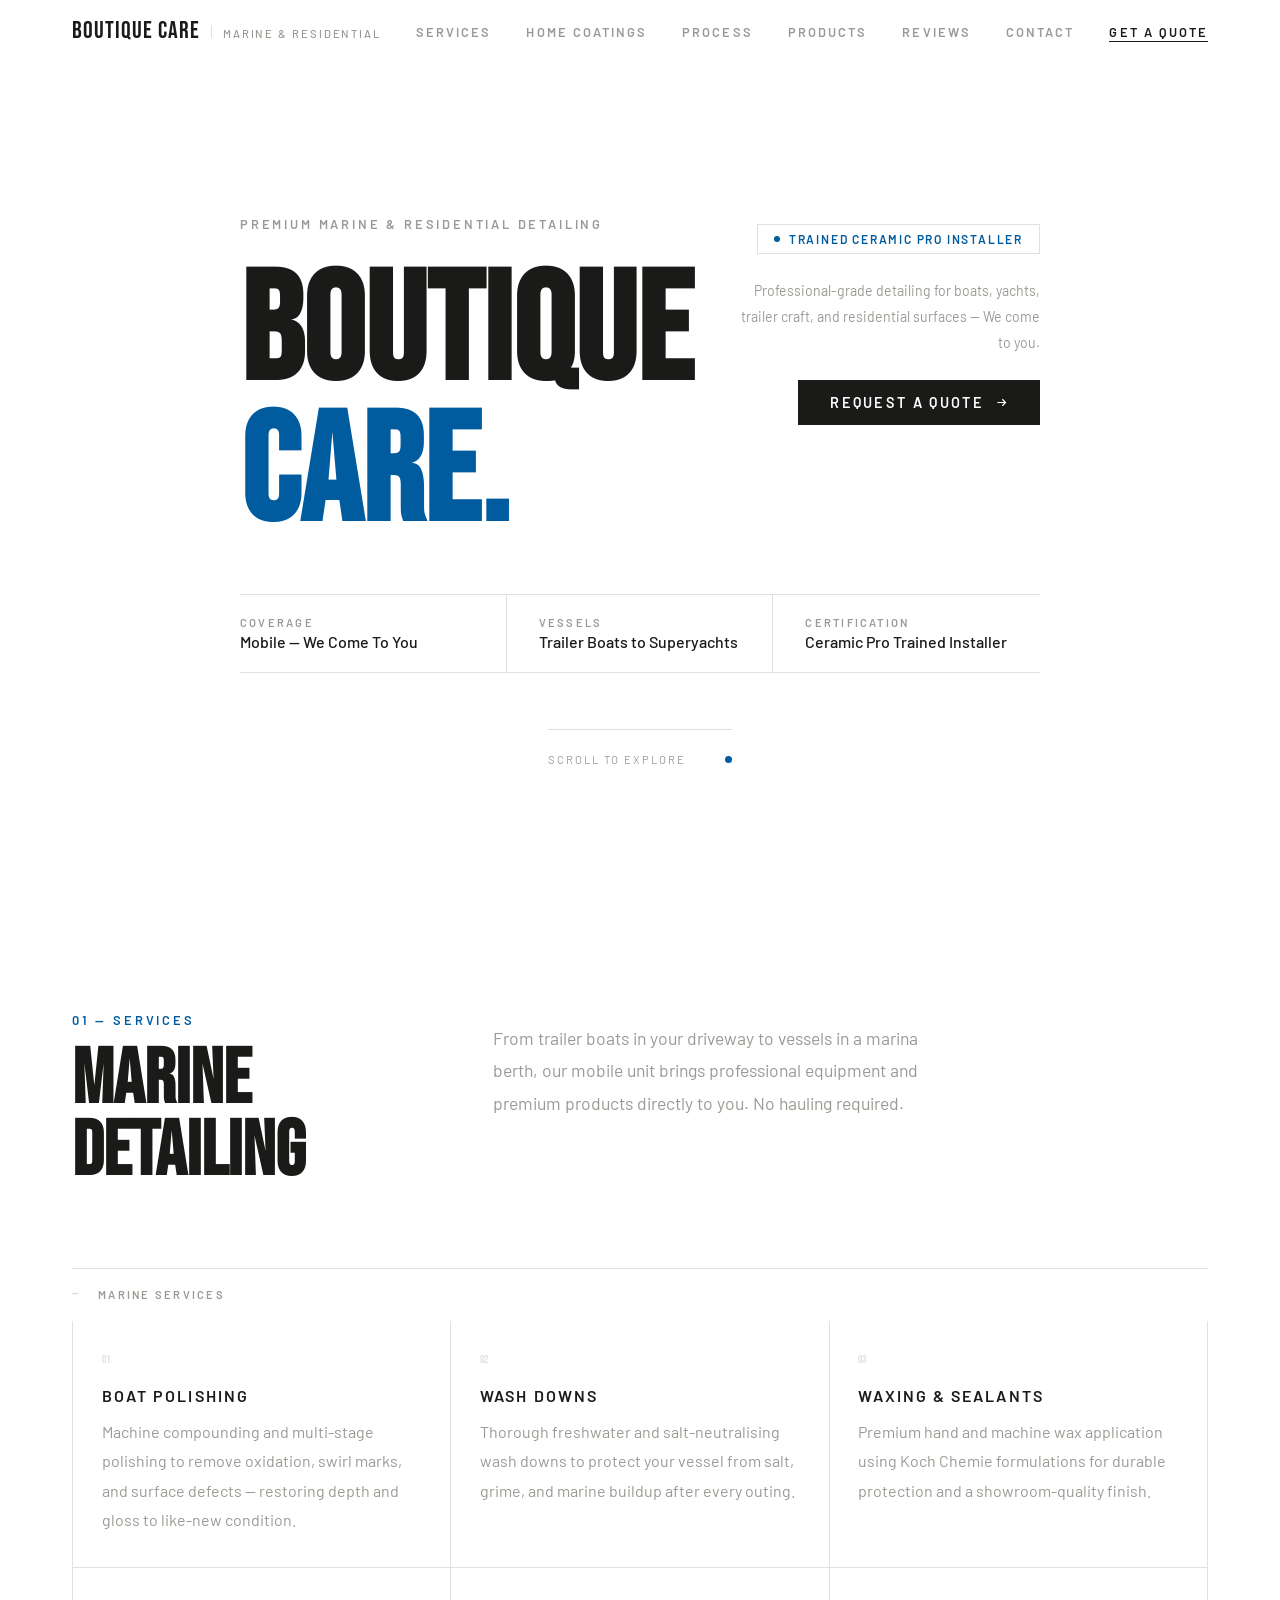
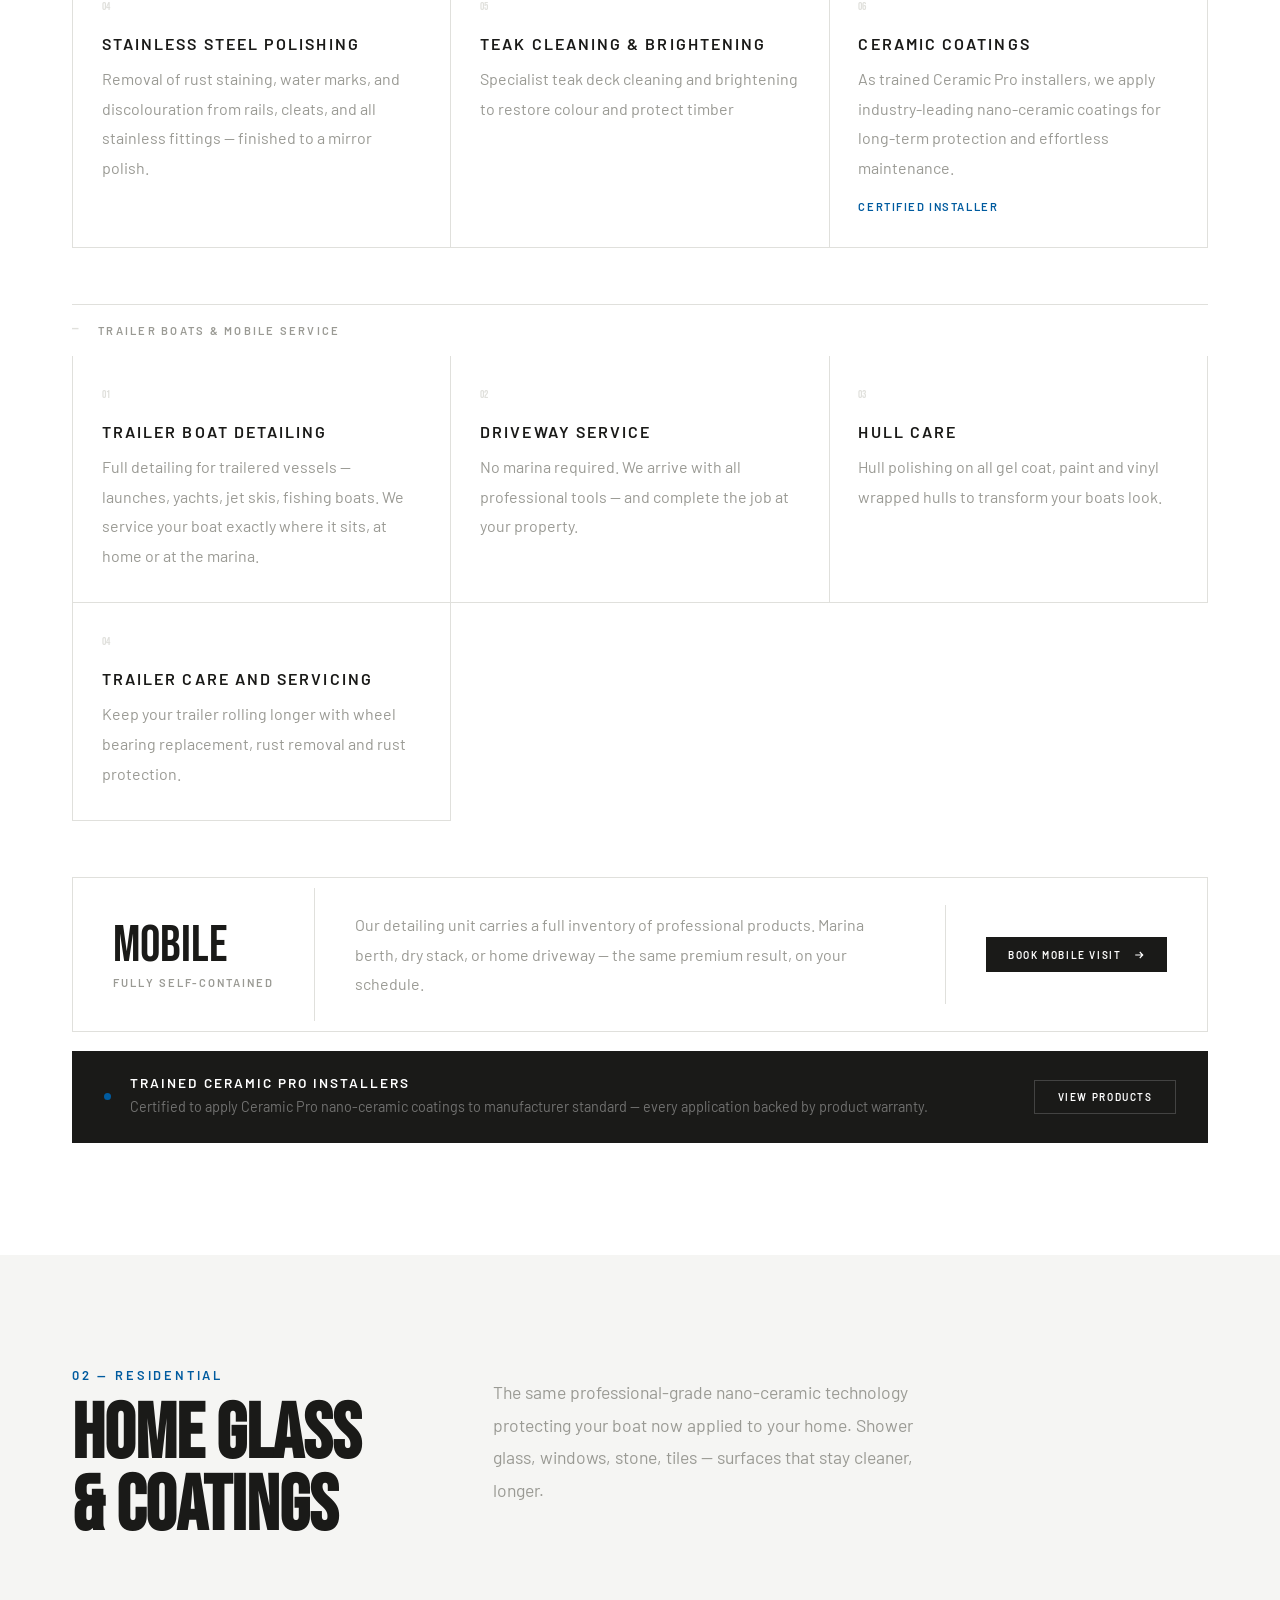
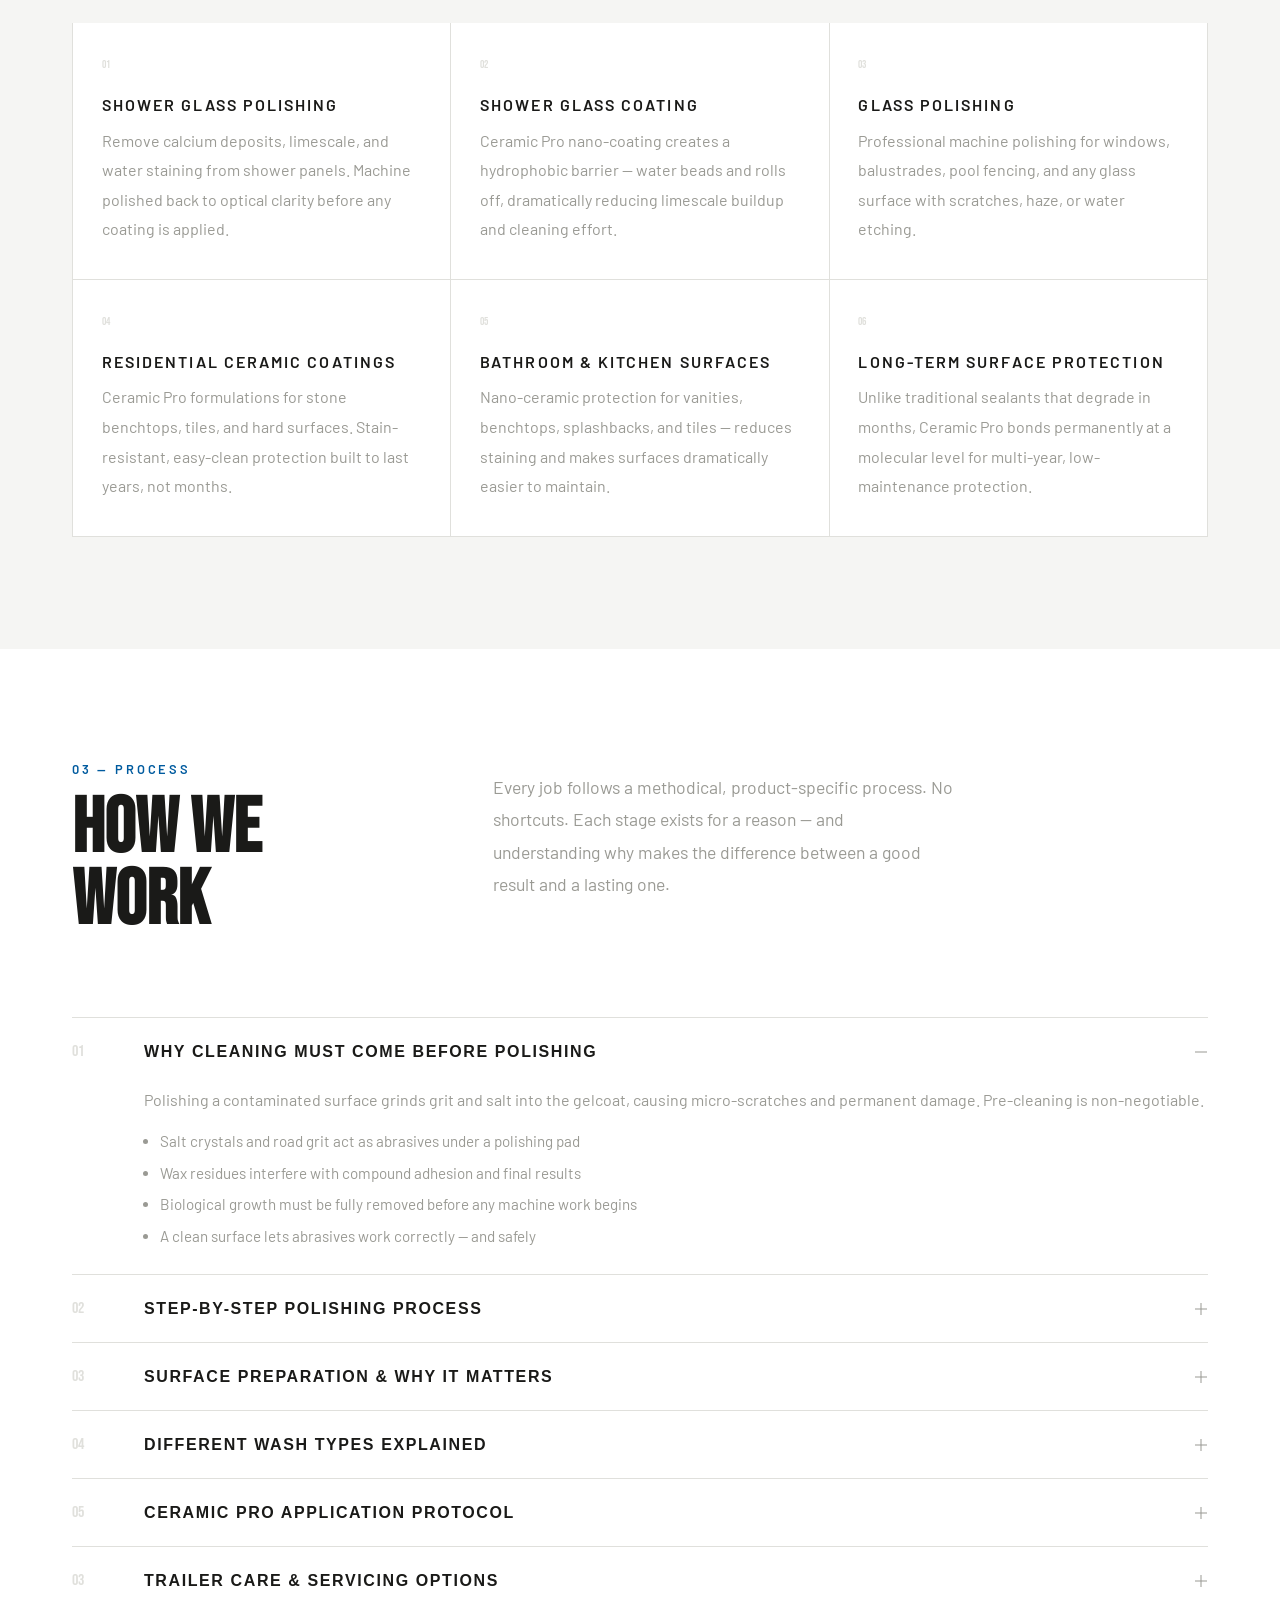
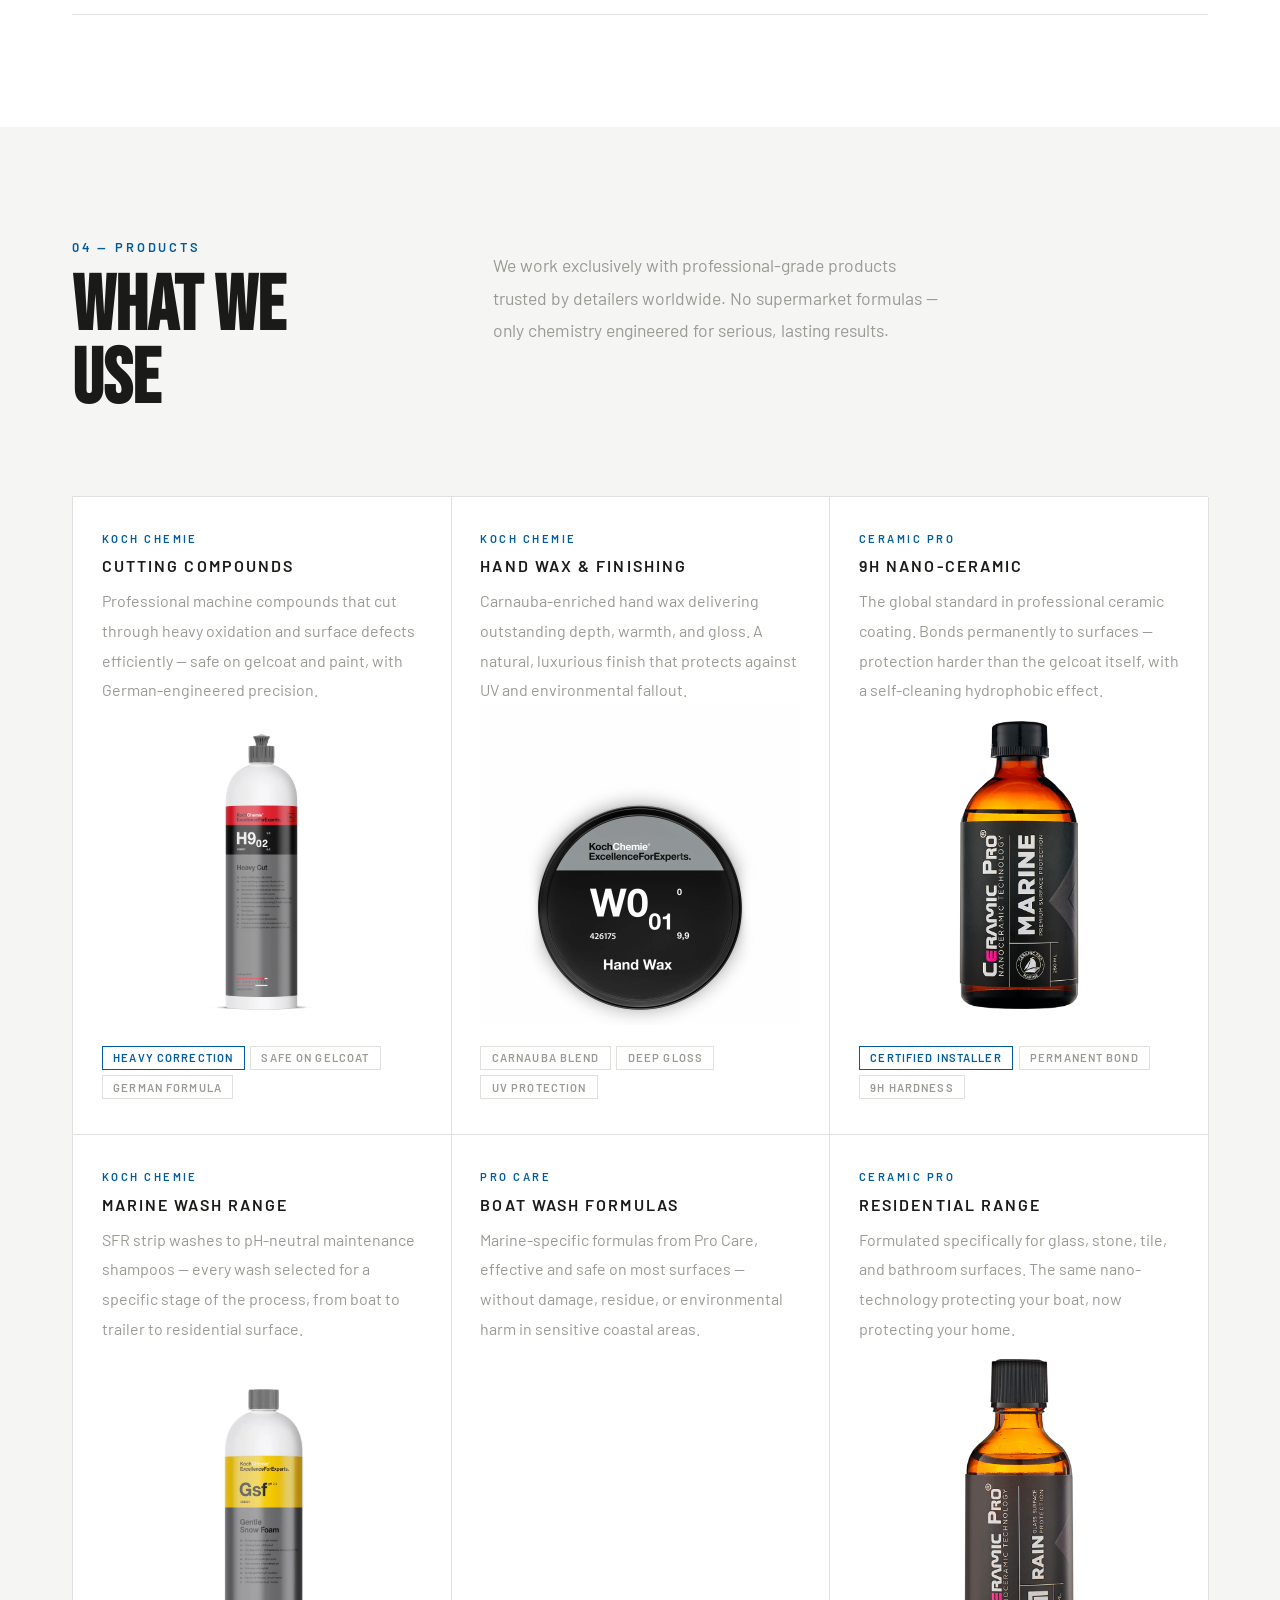
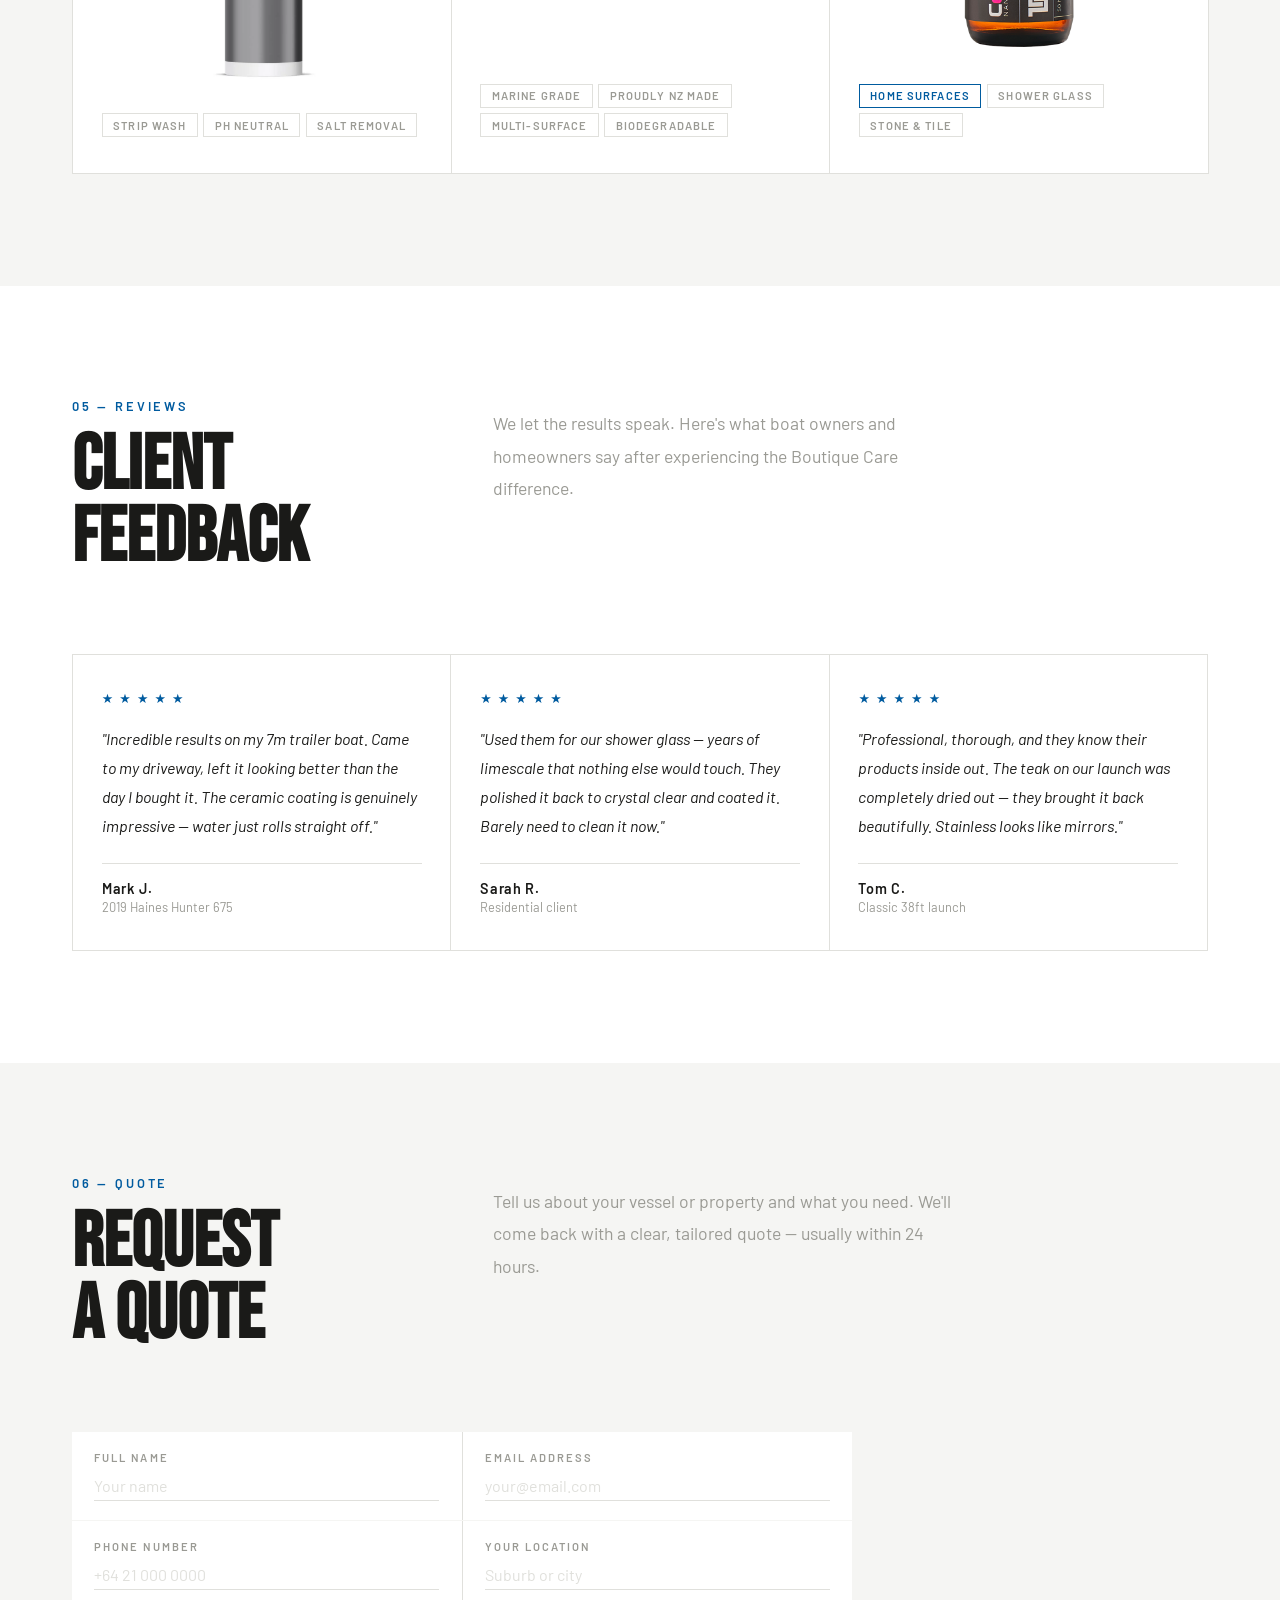
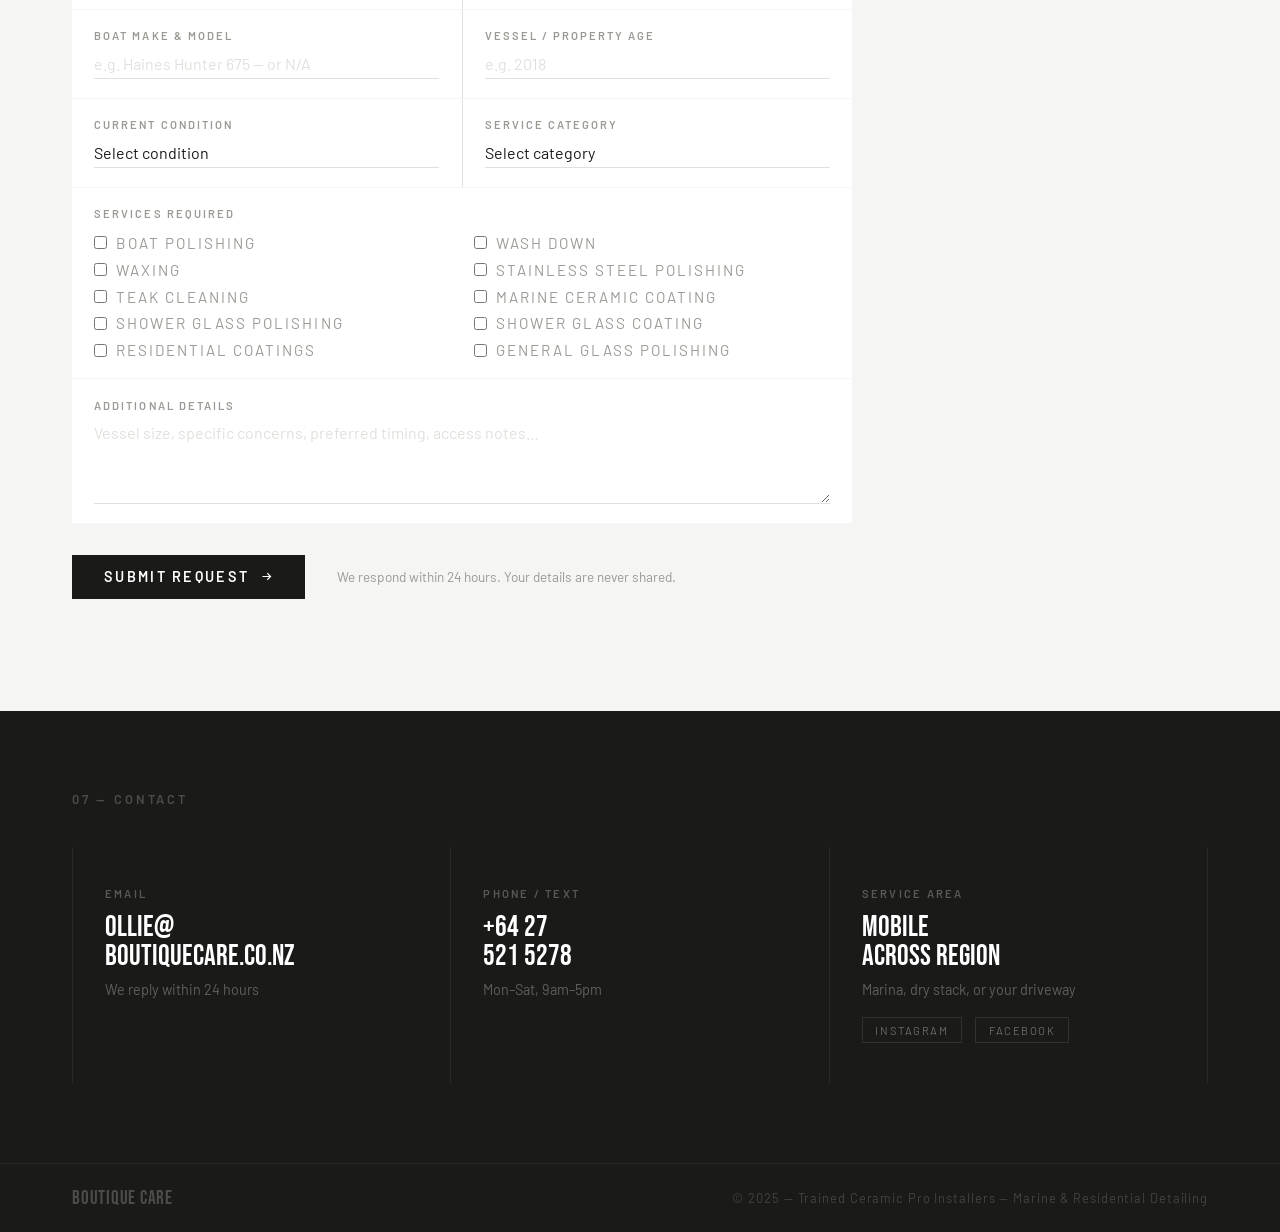
<file: index.html>
<!DOCTYPE html>
<html lang="en">
<head>

  <link rel="icon" type="image/png" href="images/mini-logo.png">
  <meta charset="UTF-8" />
  <meta name="viewport" content="width=device-width, initial-scale=1.0" />
  <title>Boutique Care — Premium Marine & Residential Detailing</title>
  <meta name="description" content="Boutique Care. Trained Ceramic Pro installers offering premium boat detailing, marine polishing, mobile services, shower glass coatings, and residential surface protection." />
  <meta name="keywords" content="boat detailing, detailng,  marine detailing, boat polishing, ceramic coating for boats, yacht cleaning, teak cleaning, mobile boat detailing, trailer boat detailing, shower glass coating, residential ceramic coating, Ceramic Pro installer, Auckland, marine valet, valet, boat valet, boats,marine detailing, 360 boat care, jimmy buffet, boat repairs, gel coat, paint, shower coatings, glass cleaning, surface protection, waterspot removal, waterspots, anti foul, propspeed, koch chemie, buffing, boat buffing, paint buffing" />

  <link rel="preconnect" href="https://fonts.googleapis.com" />
  <link rel="preconnect" href="https://fonts.gstatic.com" crossorigin />
  <link href="https://fonts.googleapis.com/css2?family=Bebas+Neue&family=Barlow:ital,wght@0,300;0,400;0,500;1,300&display=swap" rel="stylesheet" />
  <link rel="stylesheet" href="css/styles.css">
  
</head>
<body>

<!-- MOBILE NAV -->
<nav class="mobile-nav" id="mobileNav">
  <a href="#home"          onclick="closeMobile()">Home</a>
  <a href="#services"      onclick="closeMobile()">Services</a>
  <a href="#home-coatings" onclick="closeMobile()">Home Coatings</a>
  <a href="#process"       onclick="closeMobile()">Process</a>
  <a href="#products"      onclick="closeMobile()">Products</a>
  <a href="#quote"         onclick="closeMobile()">Quote</a>
  <a href="#contact"       onclick="closeMobile()">Contact</a>
</nav>

<!-- NAVBAR -->
<nav id="navbar">
  <div class="wrap nav-inner">
    <a href="#home" class="nav-logo">
      <span class="brand">Boutique Care</span>
      <span class="sep"></span>
      <span class="sub">Marine &amp; Residential</span>
    </a>
    <ul class="nav-links">
      <li><a href="#services">Services</a></li>
      <li><a href="#home-coatings">Home Coatings</a></li>
      <li><a href="#process">Process</a></li>
      <li><a href="#products">Products</a></li>
      <li><a href="#testimonials">Reviews</a></li>
      <li><a href="#contact">Contact</a></li>
      <li class="nav-cta"><a href="#quote">Get a Quote</a></li>
    </ul>
    <button class="hamburger" onclick="toggleMobile()" aria-label="Menu">
      <span></span><span></span><span></span>
    </button>
  </div>
</nav>

<!-- HERO -->
<section id="home">
  <div class="wrap hero-body">
    <div class="hero-top">
      <div>
        <div class="label" style="margin-bottom:2rem;">Premium Marine &amp; Residential Detailing</div>
        <h1>
          <span class="line">Boutique</span>
          <!--<span class="line">Boat</span>-->
          <span class="line line--accent">Care.</span>
        </h1>
      </div>
      <div class="hero-right">
        <div class="hero-cert">
          <div class="hero-cert-dot"></div>
          <span>Trained Ceramic Pro Installer</span>
        </div>
        <p style="text-align:right;font-size:0.88rem;">Professional-grade detailing for boats, yachts, trailer craft, and residential surfaces — We come to you.</p>
        <a href="#quote" class="btn-solid">
          Request a Quote
          <svg viewBox="0 0 16 16" fill="none" stroke="currentColor" stroke-width="1.5"><path d="M3 8h10M9 4l4 4-4 4"/></svg>
        </a>
      </div>
    </div>

    <div class="hero-sub">
      <div class="hero-sub-item">
        <span class="hero-sub-label">Coverage</span>
        <span class="hero-sub-value">Mobile — We Come To You</span>
      </div>
      <div class="hero-sub-item">
        <span class="hero-sub-label">Vessels</span>
        <span class="hero-sub-value">Trailer Boats to Superyachts</span>
      </div>
      <div class="hero-sub-item">
        <span class="hero-sub-label">Certification</span>
        <span class="hero-sub-value">Ceramic Pro Trained Installer</span>
      </div>
    </div>
  </div>
  <div class="wrap">
    <div class="hero-scroll">
      <span class="scroll-label">Scroll to explore</span>
      <div class="scroll-bar"></div>
      <div class="scroll-tick"></div>
    </div>
  </div>
</section>

<!-- SERVICES -->
<section id="services">
  <div class="wrap">

    <div class="s-head reveal">
      <div>
        <div class="label label--accent" style="margin-bottom:1rem;">01 — Services</div>
        <h2>Marine<br>Detailing</h2>
      </div>
      <div style="padding-top:0.6rem;">
        <p>From trailer boats in your driveway to vessels in a marina berth, our mobile unit brings professional equipment and premium products directly to you. No hauling required.</p>
      </div>
    </div>

    <div class="svc-block">
      <div class="cat-header">
        <span class="dash">—</span>
        <span class="lbl">Marine Services</span>
      </div>
      <div class="svc-grid">
        <div class="svc-card reveal">
          <span class="svc-n">01</span>
          <h3>Boat Polishing</h3>
          <p>Machine compounding and multi-stage polishing to remove oxidation, swirl marks, and surface defects — restoring depth and gloss to like-new condition.</p>
        </div>
        <div class="svc-card reveal d1">
          <span class="svc-n">02</span>
          <h3>Wash Downs</h3>
          <p>Thorough freshwater and salt-neutralising wash downs to protect your vessel from salt, grime, and marine buildup after every outing.</p>
        </div>
        <div class="svc-card reveal d2">
          <span class="svc-n">03</span>
          <h3>Waxing &amp; Sealants</h3>
          <p>Premium hand and machine wax application using Koch Chemie formulations for durable protection and a showroom-quality finish.</p>
        </div>
        <div class="svc-card reveal">
          <span class="svc-n">04</span>
          <h3>Stainless Steel Polishing</h3>
          <p>Removal of rust staining, water marks, and discolouration from rails, cleats, and all stainless fittings — finished to a mirror polish.</p>
        </div>
        <div class="svc-card reveal d1">
          <span class="svc-n">05</span>
          <h3>Teak Cleaning &amp; Brightening</h3>
          <p>Specialist teak deck cleaning and brightening to restore colour and protect timber</p>
        </div>
        <div class="svc-card reveal d2">
          <span class="svc-n">06</span>
          <h3>Ceramic Coatings</h3>
          <p>As trained Ceramic Pro installers, we apply industry-leading nano-ceramic coatings for long-term protection and effortless maintenance.</p>
          <span class="svc-tag">Certified Installer</span>
        </div>
      </div>
    </div>

    <div class="svc-block reveal">
      <div class="cat-header">
        <span class="dash">—</span>
        <span class="lbl">Trailer Boats &amp; Mobile Service</span>
      </div>
      <div class="svc-grid">
        <div class="svc-card">
          <span class="svc-n">01</span>
          <h3>Trailer Boat Detailing</h3>
          <p>Full detailing for trailered vessels — launches, yachts, jet skis, fishing boats. We service your boat exactly where it sits, at home or at the marina.</p>
        </div>
        <div class="svc-card">
          <span class="svc-n">02</span>
          <h3>Driveway Service</h3>
          <p>No marina required. We arrive with all professional tools — and complete the job at your property.</p>
        </div>
        <div class="svc-card">
          <span class="svc-n">03</span>
          <h3>Hull Care</h3>
          <p>Hull polishing on all gel coat, paint and vinyl wrapped hulls to transform your boats look.</p>
        </div>
        <div class="svc-card">
          <span class="svc-n">04</span>
          <h3>Trailer Care and Servicing</h3>
          <p>Keep your trailer rolling longer with wheel bearing replacement, rust removal and rust protection. </p>
        </div>
      </div>
    </div>

    <div class="mobile-strip reveal">
      <div class="ms-left">
        <span class="big">Mobile</span>
        <span class="sm">Fully self-contained</span>
      </div>
      <div class="ms-mid">
        <p>Our detailing unit carries  a full inventory of professional products. Marina berth, dry stack, or home driveway — the same premium result, on your schedule.</p>
      </div>
      <div class="ms-right">
        <a href="#quote" class="btn-solid" style="font-size:0.63rem;padding:0.7rem 1.4rem;white-space:nowrap;">
          Book Mobile Visit
          <svg viewBox="0 0 16 16" fill="none" stroke="currentColor" stroke-width="1.5" style="width:12px;height:12px;"><path d="M3 8h10M9 4l4 4-4 4"/></svg>
        </a>
      </div>
    </div>

    <div class="cert-strip reveal">
      <div class="cert-left">
        <div class="cert-dot"></div>
        <div>
          <h4>Trained Ceramic Pro Installers</h4>
          <p>Certified to apply Ceramic Pro nano-ceramic coatings to manufacturer standard — every application backed by product warranty.</p>
        </div>
      </div>
      <a href="#products" class="btn-ghost" style="font-size:0.63rem;padding:0.65rem 1.4rem;white-space:nowrap;">View Products</a>
    </div>

  </div>
</section>

<!-- HOME COATINGS -->
<section id="home-coatings">
  <div class="wrap">

    <div class="s-head reveal">
      <div>
        <div class="label label--accent" style="margin-bottom:1rem;">02 — Residential</div>
        <h2>Home Glass<br>&amp; Coatings</h2>
      </div>
      <div style="padding-top:0.6rem;">
        <p>The same professional-grade nano-ceramic technology protecting your boat now applied to your home. Shower glass, windows, stone, tiles — surfaces that stay cleaner, longer.</p>
      </div>
    </div>

    <div class="coat-grid">
      <div class="coat-card reveal">
        <span class="coat-n">01</span>
        <h3>Shower Glass Polishing</h3>
        <p>Remove calcium deposits, limescale, and water staining from shower panels. Machine polished back to optical clarity before any coating is applied.</p>
      </div>
      <div class="coat-card reveal d1">
        <span class="coat-n">02</span>
        <h3>Shower Glass Coating</h3>
        <p>Ceramic Pro nano-coating creates a hydrophobic barrier — water beads and rolls off, dramatically reducing limescale buildup and cleaning effort.</p>
      </div>
      <div class="coat-card reveal d2">
        <span class="coat-n">03</span>
        <h3>Glass Polishing</h3>
        <p>Professional machine polishing for windows, balustrades, pool fencing, and any glass surface with scratches, haze, or water etching.</p>
      </div>
      <div class="coat-card reveal">
        <span class="coat-n">04</span>
        <h3>Residential Ceramic Coatings</h3>
        <p>Ceramic Pro formulations for stone benchtops, tiles, and hard surfaces. Stain-resistant, easy-clean protection built to last years, not months.</p>
      </div>
      <div class="coat-card reveal d1">
        <span class="coat-n">05</span>
        <h3>Bathroom &amp; Kitchen Surfaces</h3>
        <p>Nano-ceramic protection for vanities, benchtops, splashbacks, and tiles — reduces staining and makes surfaces dramatically easier to maintain.</p>
      </div>
      <div class="coat-card reveal d2">
        <span class="coat-n">06</span>
        <h3>Long-Term Surface Protection</h3>
        <p>Unlike traditional sealants that degrade in months, Ceramic Pro bonds permanently at a molecular level for multi-year, low-maintenance protection.</p>
      </div>
    </div>

  </div>
</section>

<!-- PROCESS -->
<section id="process">
  <div class="wrap">

    <div class="s-head reveal">
      <div>
        <div class="label label--accent" style="margin-bottom:1rem;">03 — Process</div>
        <h2>How We<br>Work</h2>
      </div>
      <div style="padding-top:0.6rem;">
        <p>Every job follows a methodical, product-specific process. No shortcuts. Each stage exists for a reason — and understanding why makes the difference between a good result and a lasting one.</p>
      </div>
    </div>

    <div class="reveal">
      <div class="acc-item open">
        <button class="acc-trigger" onclick="toggleAcc(this)">
          <span class="acc-n">01</span>
          <span class="acc-title">Why Cleaning Must Come Before Polishing</span>
          <span class="acc-icon"></span>
        </button>
        <div class="acc-body">
          <p>Polishing a contaminated surface grinds grit and salt into the gelcoat, causing micro-scratches and permanent damage. Pre-cleaning is non-negotiable.</p>
          <ul>
            <li>Salt crystals and road grit act as abrasives under a polishing pad</li>
            <li>Wax residues interfere with compound adhesion and final results</li>
            <li>Biological growth must be fully removed before any machine work begins</li>
            <li>A clean surface lets abrasives work correctly — and safely</li>
          </ul>
        </div>
      </div>
      <div class="acc-item">
        <button class="acc-trigger" onclick="toggleAcc(this)">
          <span class="acc-n">02</span>
          <span class="acc-title">Step-by-Step Polishing Process</span>
          <span class="acc-icon"></span>
        </button>
        <div class="acc-body">
          <p>Our multi-stage polishing process is adapted to each vessel's condition, finish type, and gelcoat depth.</p>
          <ul>
            <li><strong>Stage 1 — Inspection:</strong> Assessment of oxidation level, defects, and gelcoat thickness</li>
            <li><strong>Stage 2 — Pre-wash:</strong> Koch Chemie SFR strip wash to remove salt, wax, and contamination</li>
            <li><strong>Stage 3 — Compound:</strong> Machine compounding to remove oxidation and heavy surface defects</li>
            <li><strong>Stage 4 — Polish:</strong> Finishing polish to refine clarity and maximise gloss depth</li>
            <li><strong>Stage 5 — Protection:</strong> Hand wax, sealant, or Ceramic Pro coating as the final protective layer</li>
          </ul>
        </div>
      </div>
      <div class="acc-item">
        <button class="acc-trigger" onclick="toggleAcc(this)">
          <span class="acc-n">03</span>
          <span class="acc-title">Surface Preparation &amp; Why It Matters</span>
          <span class="acc-icon"></span>
        </button>
        <div class="acc-body">
          <p>Preparation is the foundation. No matter how good the polish or coating, a poorly prepared surface will always limit the result.</p>
          <ul>
            <li>Decontamination removes embedded fallout, salt, and biological material</li>
            <li>Wax stripping ensures coatings bond directly to the gelcoat — not over old product</li>
            <li>Paint depth readings determine the safest level of correction for each panel</li>
            <li>Panel-by-panel inspection identifies problem areas before machine work begins</li>
          </ul>
        </div>
      </div>
      <div class="acc-item">
        <button class="acc-trigger" onclick="toggleAcc(this)">
          <span class="acc-n">04</span>
          <span class="acc-title">Different Wash Types Explained</span>
          <span class="acc-icon"></span>
        </button>
        <div class="acc-body">
          <p>Each wash type is selected for a specific outcome. Using the wrong wash at the wrong stage costs time and compromises results.</p>
          <ul>
            <li><strong>Strip Wash (SFR):</strong> Removes wax and sealant layers — essential before polishing or coating</li>
            <li><strong>Salt-Neutralising Wash:</strong> Penetrates and dissolves salt in tight areas, preventing long-term corrosion</li>
            <li><strong>Maintenance Wash:</strong> pH-neutral, wax-safe formula for regular wash downs without stripping protection</li>
            <li><strong>Ceramic Wash:</strong> Formulated to safely clean Ceramic Pro–coated surfaces and boost hydrophobic properties</li>
          </ul>
        </div>
      </div>
      <div class="acc-item">
        <button class="acc-trigger" onclick="toggleAcc(this)">
          <span class="acc-n">05</span>
          <span class="acc-title">Ceramic Pro Application Protocol</span>
          <span class="acc-icon"></span>
        </button>
        <div class="acc-body">
          <p>As certified installers, our application follows manufacturer protocol precisely — ensuring maximum bond strength and coating longevity.</p>
          <ul>
            <li>Surface must be fully polished, decontaminated, and free of oils and waxes</li>
            <li>Application in controlled conditions — avoiding direct sun, wind, and humidity</li>
            <li>Panel-by-panel levelling with specialist suede applicator cloths</li>
            <li>Flash time monitored per panel for optimal cure before buffing</li>
            <li>Multi-layer application for 9H packages — each layer fully cured before the next</li>
            <li>Final cure protection period of 24–48 hours before water contact</li>
          </ul>
        </div>
      </div>
      <div class="acc-item">
  <button class="acc-trigger" onclick="toggleAcc(this)">
    <span class="acc-n">03</span>
    <span class="acc-title">TRAILER CARE &amp; SERVICING OPTIONS</span>
    <span class="acc-icon"></span>
  </button>
  <div class="acc-body">
    <p>We offer trailer care and light servicing to keep your setup safe, reliable, and protected from harsh marine conditions.</p>
    <ul>
      <li>Decontamination washes to remove embedded fallout, salt, and biological material</li>
      <li>Rust removal and treatment to stop corrosion spreading and restore structural integrity</li>
      <li>Application of protective coatings and inhibitors to slow future rust and environmental damage</li>
      <li>Cavity waxing inside trailer sections to protect internal metal surfaces from hidden corrosion</li>
      <li>Wheel bearing inspection and replacement to ensure smooth, safe towing and prevent roadside failures</li>
      <li>Trailer wiring diagnostics and repairs to resolve connection issues and electrical faults</li>
      <li>Light and bulb replacement to ensure all indicators and brake lights are functioning correctly</li>
    </ul>
  </div>
</div>
    </div>

  </div>
</section>

<!-- PRODUCTS -->
<section id="products">
  <div class="wrap">

    <div class="s-head reveal">
      <div>
        <div class="label label--accent" style="margin-bottom:1rem;">04 — Products</div>
        <h2>What We<br>Use</h2>
      </div>
      <div style="padding-top:0.6rem;">
        <p>We work exclusively with professional-grade products trusted by detailers worldwide. No supermarket formulas — only chemistry engineered for serious, lasting results.</p>
      </div>
    </div>

    <div class="prod-grid">
      <div class="prod-card reveal">
        <div class="prod-brand">Koch Chemie</div>
        <h3>Cutting Compounds</h3>
        <p>Professional machine compounds that cut through heavy oxidation and surface defects efficiently — safe on gelcoat and paint, with German-engineered precision.</p>
        <img src="images/H9_COMPOUND.jpg" alt="H9_Cutting_Compound">
        <div class="prod-tags">

          <span class="prod-tag prod-tag--a">Heavy Correction</span>
          <span class="prod-tag">Safe on Gelcoat</span>
          <span class="prod-tag">German Formula</span>
        </div>
      </div>
      <div class="prod-card reveal d1">
        <div class="prod-brand">Koch Chemie</div>
        <h3>Hand Wax &amp; Finishing</h3>
        
        <p>Carnauba-enriched hand wax delivering outstanding depth, warmth, and gloss. A natural, luxurious finish that protects against UV and environmental fallout.</p>
        <img src="images/W0_01.jpg" alt="Hand_Wax">
        <div class="prod-tags">
          <span class="prod-tag">Carnauba Blend</span>
          <span class="prod-tag">Deep Gloss</span>
          <span class="prod-tag">UV Protection</span>
        </div>
      </div>
      <div class="prod-card reveal d2">
        <div class="prod-brand">Ceramic Pro</div>
        <h3>9H Nano-Ceramic</h3>
        
        <p>The global standard in professional ceramic coating. Bonds permanently to surfaces — protection harder than the gelcoat itself, with a self-cleaning hydrophobic effect.</p>
        <img src="images/ceramic-pro-marine.png" alt="Ceramic_Pro">
        <div class="prod-tags">
          <span class="prod-tag prod-tag--a">Certified Installer</span>
          <span class="prod-tag">Permanent Bond</span>
          <span class="prod-tag">9H Hardness</span>
        </div>
      </div>
      <div class="prod-card reveal">
        <div class="prod-brand">Koch Chemie</div>
        <h3>Marine Wash Range</h3>
        <p>SFR strip washes to pH-neutral maintenance shampoos — every wash selected for a specific stage of the process, from boat to trailer to residential surface.</p>
        <img src="images/KOCH_GSF.webp" alt="Snow_Foam">
        <div class="prod-tags">
          <span class="prod-tag">Strip Wash</span>
          <span class="prod-tag">pH Neutral</span>
          <span class="prod-tag">Salt Removal</span>
        </div>
      </div>
      <div class="prod-card reveal d1">
        <div class="prod-brand">Pro Care</div>
        <h3>Boat Wash Formulas</h3>
        <p>Marine-specific formulas from Pro Care, effective and safe on most surfaces — without damage, residue, or environmental harm in sensitive coastal areas.</p>
        
        <div class="prod-tags">
          <span class="prod-tag">Marine Grade</span>
          <span class="prod-tag">Proudly NZ Made</span>
          
          <span class="prod-tag">Multi-Surface</span>
          <span class="prod-tag">Biodegradable</span>
        </div>
      </div>
      <div class="prod-card reveal d2">
        <div class="prod-brand">Ceramic Pro</div>
        <h3>Residential Range</h3>
        <p>Formulated specifically for glass, stone, tile, and bathroom surfaces. The same nano-technology protecting your boat, now protecting your home.</p>
        <img src="images/ceramic-pro-rain.png" alt="ceramic_rain">
        <div class="prod-tags">
          <span class="prod-tag prod-tag--a">Home Surfaces</span>
          <span class="prod-tag">Shower Glass</span>
          <span class="prod-tag">Stone &amp; Tile</span>
        </div>
      </div>
    </div>

  </div>
</section>

<!-- TESTIMONIALS -->
<section id="testimonials">
  <div class="wrap">

    <div class="s-head reveal">
      <div>
        <div class="label label--accent" style="margin-bottom:1rem;">05 — Reviews</div>
        <h2>Client<br>Feedback</h2>
      </div>
      <div style="padding-top:0.6rem;">
        <p>We let the results speak. Here's what boat owners and homeowners say after experiencing the Boutique Care difference.</p>
      </div>
    </div>

    <div class="t-grid">
      <div class="t-card reveal">
        <div class="t-stars">★ ★ ★ ★ ★</div>
        <p>"Incredible results on my 7m trailer boat. Came to my driveway, left it looking better than the day I bought it. The ceramic coating is genuinely impressive — water just rolls straight off."</p>
        <div class="t-meta">
          <div class="t-name">Mark J.</div>
          <div class="t-boat">2019 Haines Hunter 675</div>
        </div>
      </div>
      <div class="t-card reveal d1">
        <div class="t-stars">★ ★ ★ ★ ★</div>
        <p>"Used them for our shower glass — years of limescale that nothing else would touch. They polished it back to crystal clear and coated it. Barely need to clean it now."</p>
        <div class="t-meta">
          <div class="t-name">Sarah R.</div>
          <div class="t-boat">Residential client</div>
        </div>
      </div>
      <div class="t-card reveal d2">
        <div class="t-stars">★ ★ ★ ★ ★</div>
        <p>"Professional, thorough, and they know their products inside out. The teak on our launch was completely dried out — they brought it back beautifully. Stainless looks like mirrors."</p>
        <div class="t-meta">
          <div class="t-name">Tom C.</div>
          <div class="t-boat">Classic 38ft launch</div>
        </div>
      </div>
    </div>

  </div>
</section>

<!-- QUOTE -->
<section id="quote">
  <div class="wrap">

    <div class="s-head reveal">
      <div>
        <div class="label label--accent" style="margin-bottom:1rem;">06 — Quote</div>
        <h2>Request<br>a Quote</h2>
      </div>
      <div style="padding-top:0.6rem;">
        <p>Tell us about your vessel or property and what you need. We'll come back with a clear, tailored quote — usually within 24 hours.</p>
      </div>
    </div>

    <form   action= "https://formspree.io/f/xgodwrdl" method="POST" id="quoteForm" class="form-wrap reveal">
      <div class="form-row">
        <div class="f-group">
          <label>Full Name</label>
          <input type="text" name="name" placeholder="Your name" required />
        </div>
        <div class="f-group">
          <label>Email Address</label>
          <input type="email" name="email" placeholder="your@email.com" required />
        </div>
      </div>
      <div class="form-row">
        <div class="f-group">
          <label>Phone Number</label>
          <input type="tel" name="phone" placeholder="+64 21 000 0000" />
        </div>
        <div class="f-group">
          <label>Your Location</label>
          <input type="text" name="location" placeholder="Suburb or city" />
        </div>
      </div>
      <div class="form-row">
        <div class="f-group">
          <label>Boat Make &amp; Model</label>
          <input type="text" name="boat_make" placeholder="e.g. Haines Hunter 675 — or N/A" />
        </div>
        <div class="f-group">
          <label>Vessel / Property Age</label>
          <input type="text" name="boat_age" placeholder="e.g. 2018" />
        </div>
      </div>
      <div class="form-row">
        <div class="f-group">
          <label>Current Condition</label>
          <select name="condition">
            <option value="" disabled selected>Select condition</option>
            <option>Excellent — minor maintenance only</option>
            <option>Good — some oxidation or light marks</option>
            <option>Fair — moderate oxidation, visible fading</option>
            <option>Poor — heavy oxidation, significant restoration needed</option>
          </select>
        </div>
        <div class="f-group">
          <label>Service Category</label>
          <select name="service_type">
            <option value="" disabled selected>Select category</option>
            <option>Marine — boat in marina</option>
            <option>Marine — trailer boat at home</option>
            <option>Residential — home coatings / glass</option>
            <option>Both marine and residential</option>
          </select>
        </div>
      </div>
      <div class="form-row solo">
        <div class="f-group">
          <label>Services Required</label>
          <div class="svc-checks">
            <label class="svc-chk"><input type="checkbox" name="services" value="Boat Polishing" /><span>Boat Polishing</span></label>
            <label class="svc-chk"><input type="checkbox" name="services" value="Wash Down" /><span>Wash Down</span></label>
            <label class="svc-chk"><input type="checkbox" name="services" value="Waxing" /><span>Waxing</span></label>
            <label class="svc-chk"><input type="checkbox" name="services" value="Stainless Polishing" /><span>Stainless Steel Polishing</span></label>
            <label class="svc-chk"><input type="checkbox" name="services" value="Teak Cleaning" /><span>Teak Cleaning</span></label>
            <label class="svc-chk"><input type="checkbox" name="services" value="Marine Ceramic Coating" /><span>Marine Ceramic Coating</span></label>
            <label class="svc-chk"><input type="checkbox" name="services" value="Shower Glass Polishing" /><span>Shower Glass Polishing</span></label>
            <label class="svc-chk"><input type="checkbox" name="services" value="Shower Glass Coating" /><span>Shower Glass Coating</span></label>
            <label class="svc-chk"><input type="checkbox" name="services" value="Residential Coatings" /><span>Residential Coatings</span></label>
            <label class="svc-chk"><input type="checkbox" name="services" value="Glass Polishing" /><span>General Glass Polishing</span></label>
          </div>
        </div>
      </div>
      <div class="form-row solo">
        <div class="f-group">
          <label>Additional Details</label>
          <textarea name="details" placeholder="Vessel size, specific concerns, preferred timing, access notes…"></textarea>
        </div>
      </div>
      <div class="form-foot">
        <button type="submit" class="btn-solid">
          Submit Request
          <svg viewBox="0 0 16 16" fill="none" stroke="currentColor" stroke-width="1.5"><path d="M3 8h10M9 4l4 4-4 4"/></svg>
        </button>
        <p class="form-note">We respond within 24 hours. Your details are never shared.</p>
      </div>
      <div id="form-success">Quote request sent — we'll be in touch within 24 hours.</div>
    </form>

  </div>
</section>

<!-- CONTACT -->
<section id="contact">
  <div class="wrap">
    <div class="label" style="color:rgba(255,255,255,0.22);margin-bottom:2.5rem;display:block;">07 — Contact</div>
    <div class="contact-row">
      <div class="c-item reveal">
        <div class="c-lbl">Email</div>
        <div class="c-val"> <a href = "mailto:ollie@boutiquecare.co.nz">ollie@</a></div>
        <div class="c-val"><a href = "mailto:ollie@boutiquecare.co.nz">boutiquecare.co.nz</a></div>
        <div class="c-sub">We reply within 24 hours</div>
      </div>
      <div class="c-item reveal d1">
        <div class="c-lbl">Phone / Text</div>
        <div class="c-val">+64 27</div>
        <div class="c-val">521 5278</div>
        <div class="c-sub">Mon–Sat, 9am–5pm</div>
      </div>
      <div class="c-item reveal d2">
        <div class="c-lbl">Service Area</div>
        <div class="c-val">Mobile</div>
        <div class="c-val">Across Region</div>
        <div class="c-sub">Marina, dry stack, or your driveway</div>
        <div class="c-socials">
          <a href="#" class="c-social">Instagram</a>
          <a href="#" class="c-social">Facebook</a>
        </div>
      </div>
    </div>
  </div>
</section>

<!-- FOOTER -->
<footer>
  <div class="wrap footer-inner">
    <span class="f-brand">Boutique Care</span>
    <span class="f-copy">© 2025 — Trained Ceramic Pro Installers — Marine &amp; Residential Detailing</span>
  </div>
</footer>

<script src = 'js/script.js'> </script>
</body>
</html>
</file>
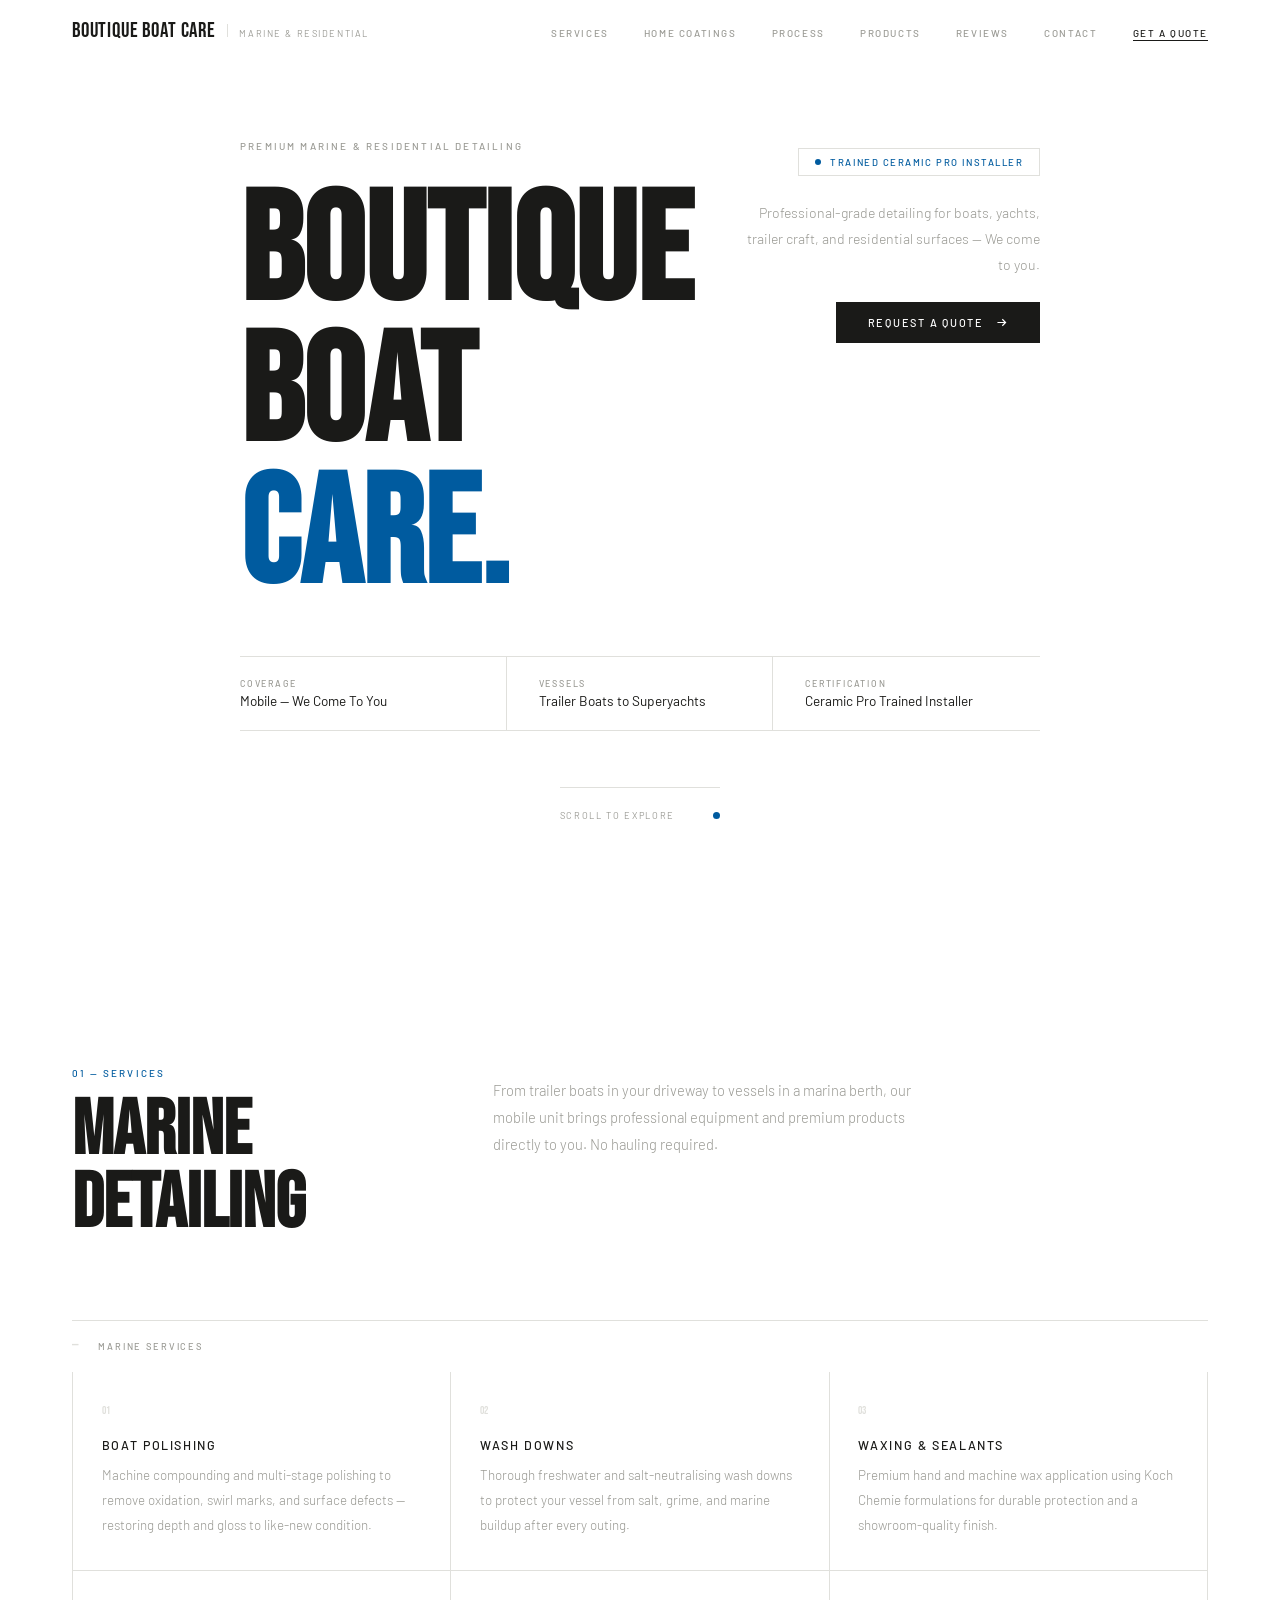
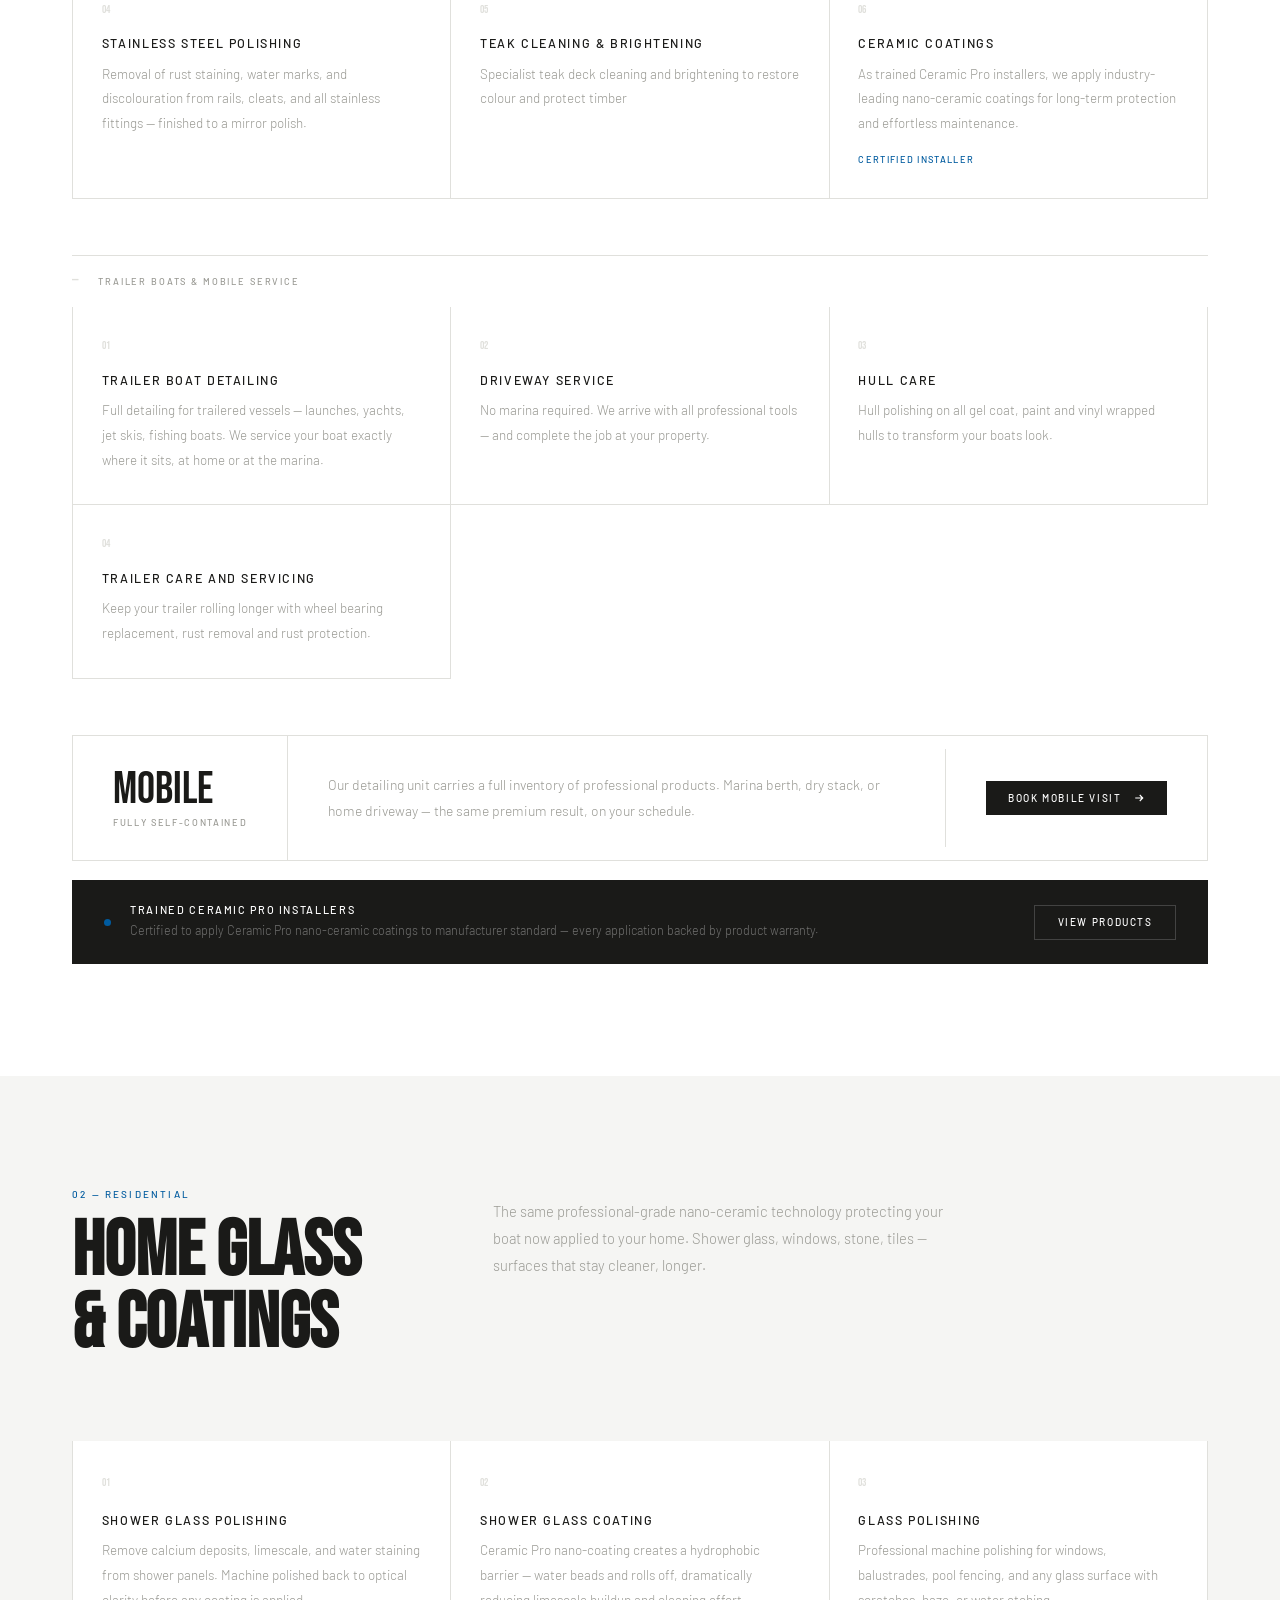
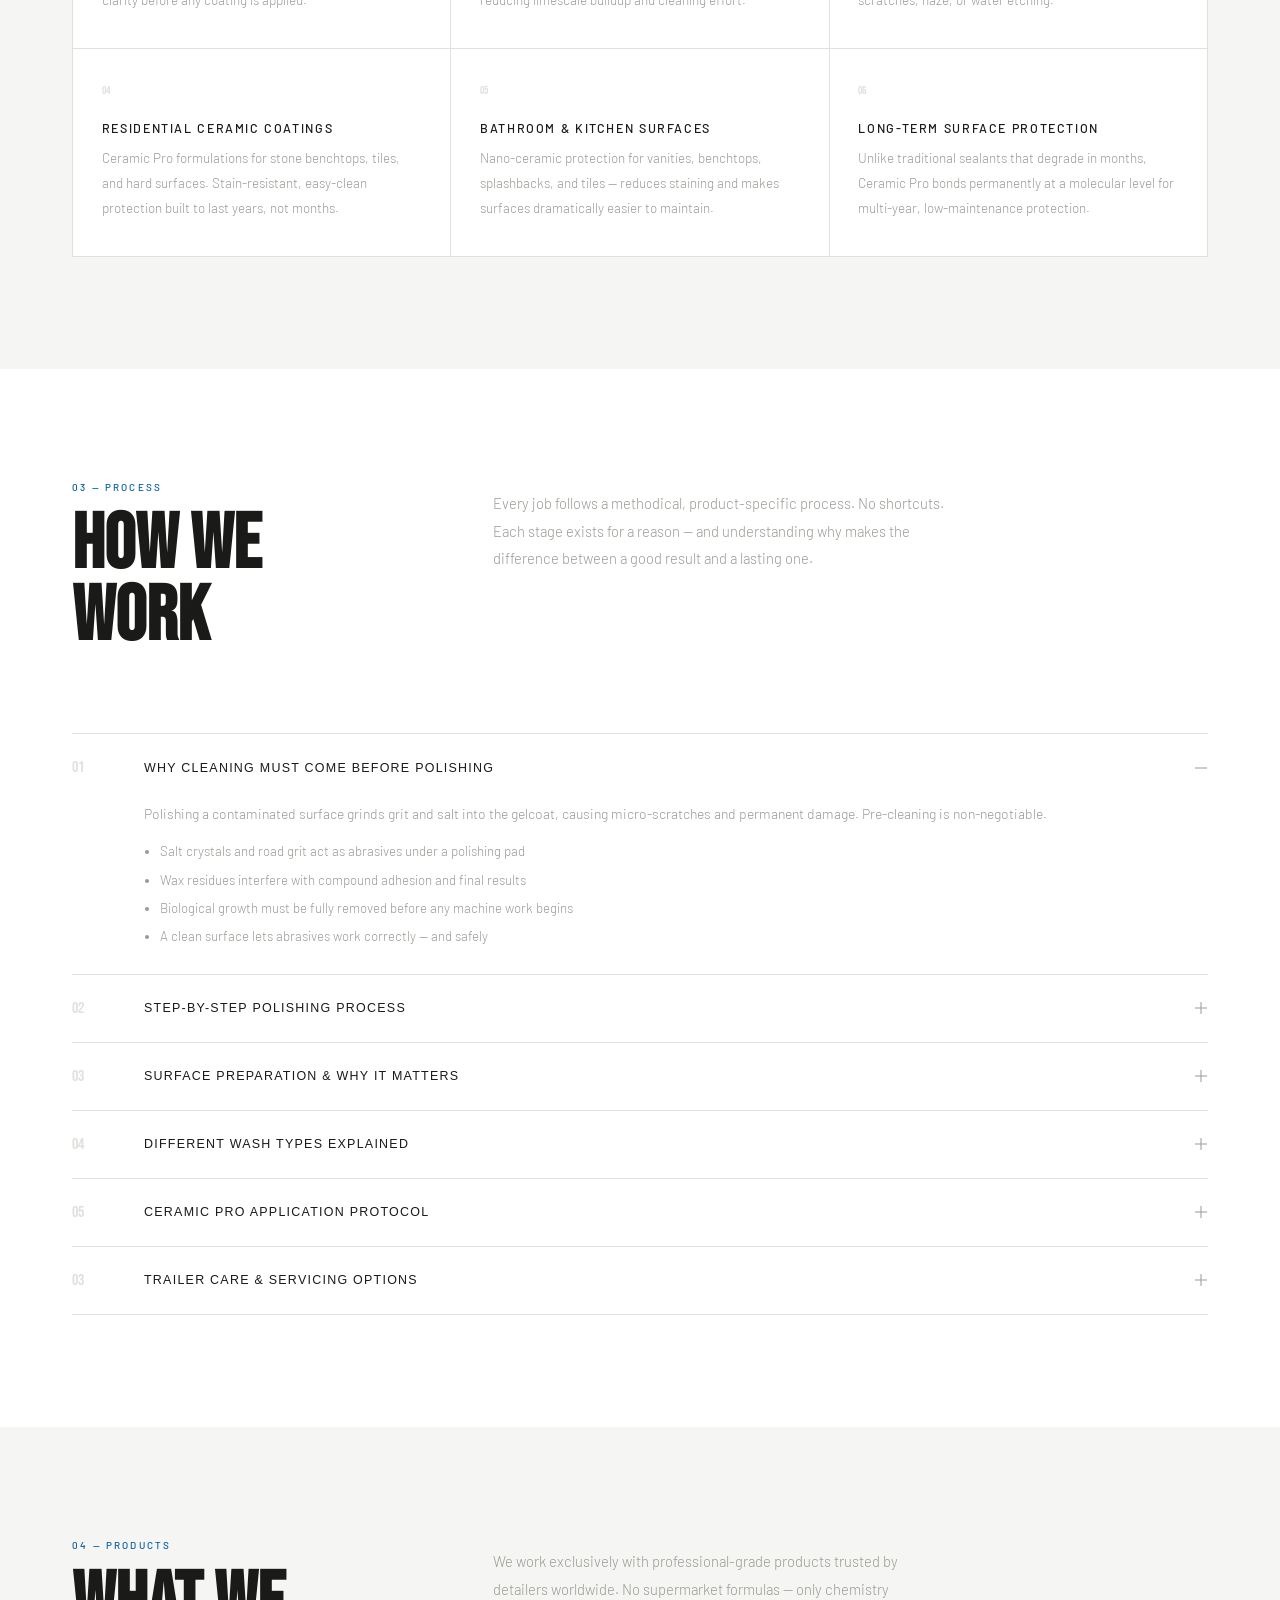
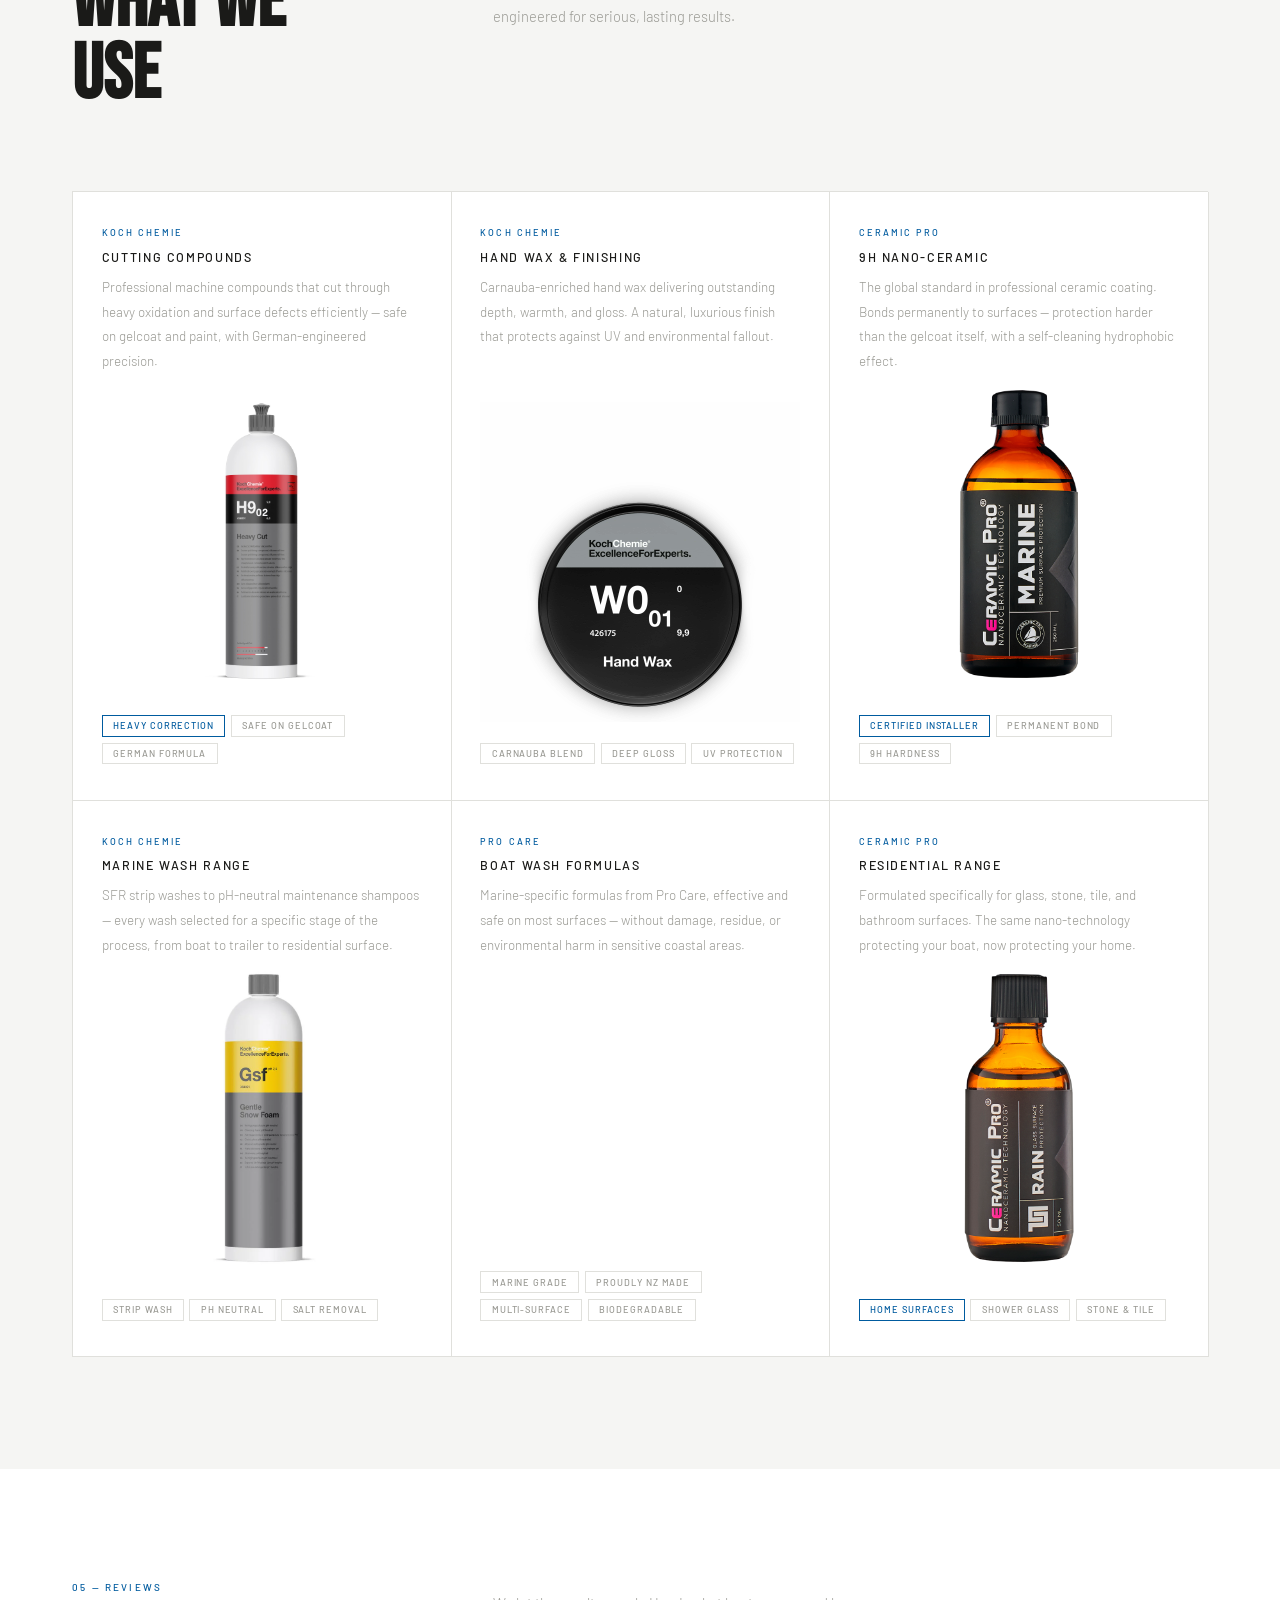
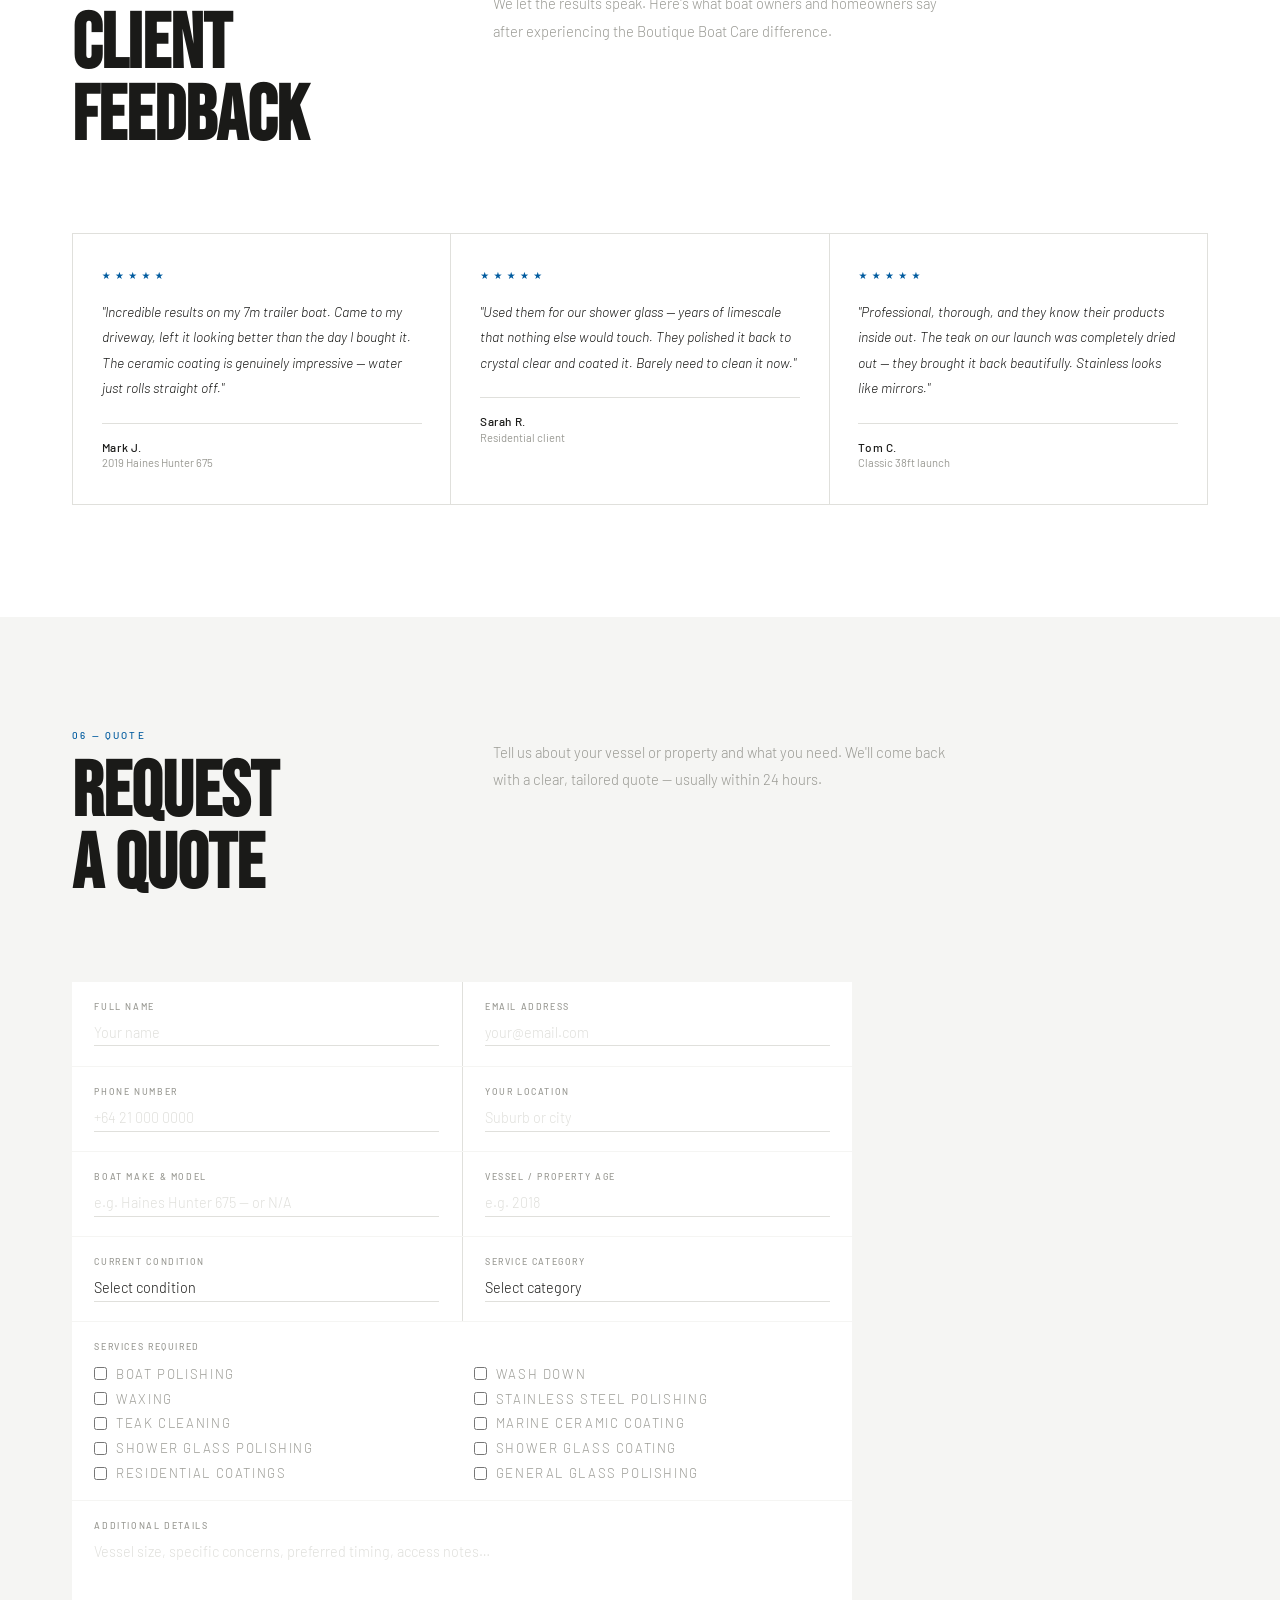
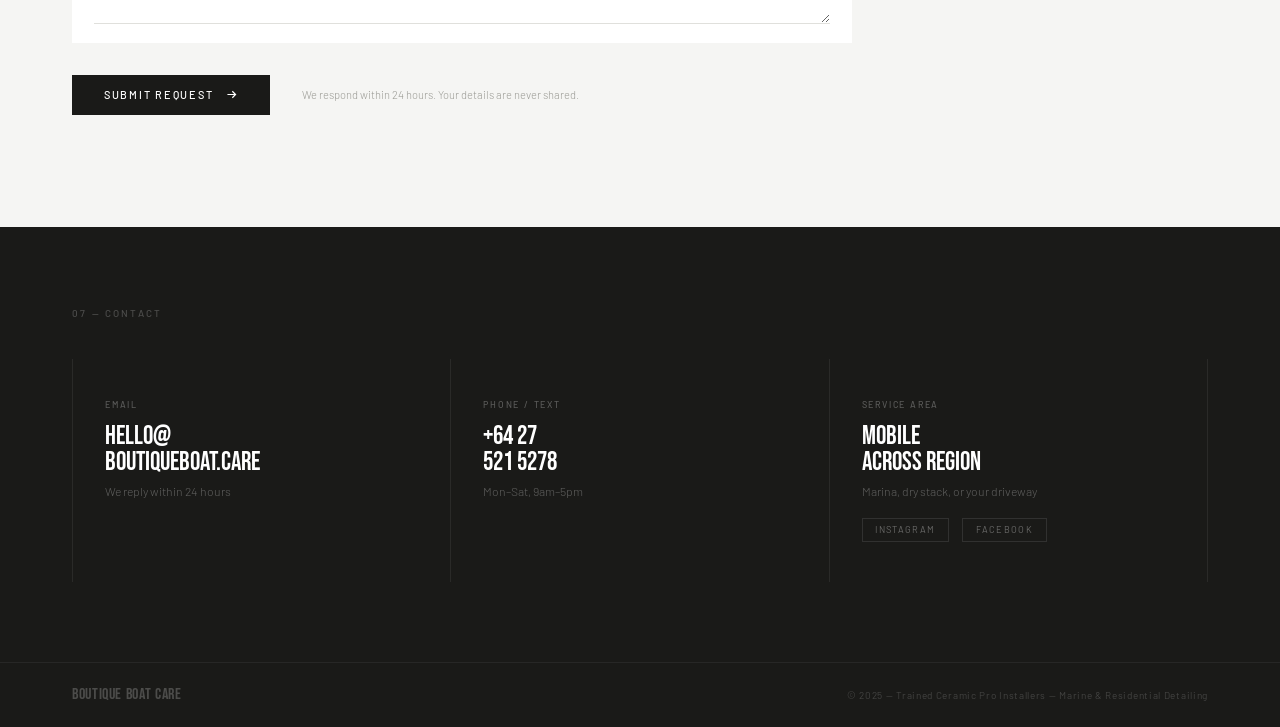
<file: boutique-boat-care-v2.html>
<!DOCTYPE html>
<html lang="en">
<head>
  <meta charset="UTF-8" />
  <meta name="viewport" content="width=device-width, initial-scale=1.0" />
  <title>Boutique Boat Care — Premium Marine & Residential Detailing</title>
  <meta name="description" content="Boutique Boat Care. Trained Ceramic Pro installers offering premium boat detailing, marine polishing, mobile services, shower glass coatings, and residential surface protection." />
  <meta name="keywords" content="boat detailing, marine detailing, boat polishing, ceramic coating for boats, yacht cleaning, teak cleaning, mobile boat detailing, trailer boat detailing, shower glass coating, residential ceramic coating, Ceramic Pro installer" />

  <link rel="preconnect" href="https://fonts.googleapis.com" />
  <link rel="preconnect" href="https://fonts.gstatic.com" crossorigin />
  <link href="https://fonts.googleapis.com/css2?family=Bebas+Neue&family=Barlow:ital,wght@0,300;0,400;0,500;1,300&display=swap" rel="stylesheet" />
  <link rel="stylesheet" href="styles.css">
  
</head>
<body>

<!-- MOBILE NAV -->
<nav class="mobile-nav" id="mobileNav">
  <a href="#home"          onclick="closeMobile()">Home</a>
  <a href="#services"      onclick="closeMobile()">Services</a>
  <a href="#home-coatings" onclick="closeMobile()">Home Coatings</a>
  <a href="#process"       onclick="closeMobile()">Process</a>
  <a href="#products"      onclick="closeMobile()">Products</a>
  <a href="#quote"         onclick="closeMobile()">Quote</a>
  <a href="#contact"       onclick="closeMobile()">Contact</a>
</nav>

<!-- NAVBAR -->
<nav id="navbar">
  <div class="wrap nav-inner">
    <a href="#home" class="nav-logo">
      <span class="brand">Boutique Boat Care</span>
      <span class="sep"></span>
      <span class="sub">Marine &amp; Residential</span>
    </a>
    <ul class="nav-links">
      <li><a href="#services">Services</a></li>
      <li><a href="#home-coatings">Home Coatings</a></li>
      <li><a href="#process">Process</a></li>
      <li><a href="#products">Products</a></li>
      <li><a href="#testimonials">Reviews</a></li>
      <li><a href="#contact">Contact</a></li>
      <li class="nav-cta"><a href="#quote">Get a Quote</a></li>
    </ul>
    <button class="hamburger" onclick="toggleMobile()" aria-label="Menu">
      <span></span><span></span><span></span>
    </button>
  </div>
</nav>

<!-- HERO -->
<section id="home">
  <div class="wrap hero-body">
    <div class="hero-top">
      <div>
        <div class="label" style="margin-bottom:2rem;">Premium Marine &amp; Residential Detailing</div>
        <h1>
          <span class="line">Boutique</span>
          <span class="line">Boat</span>
          <span class="line line--accent">Care.</span>
        </h1>
      </div>
      <div class="hero-right">
        <div class="hero-cert">
          <div class="hero-cert-dot"></div>
          <span>Trained Ceramic Pro Installer</span>
        </div>
        <p style="text-align:right;font-size:0.88rem;">Professional-grade detailing for boats, yachts, trailer craft, and residential surfaces — We come to you.</p>
        <a href="#quote" class="btn-solid">
          Request a Quote
          <svg viewBox="0 0 16 16" fill="none" stroke="currentColor" stroke-width="1.5"><path d="M3 8h10M9 4l4 4-4 4"/></svg>
        </a>
      </div>
    </div>

    <div class="hero-sub">
      <div class="hero-sub-item">
        <span class="hero-sub-label">Coverage</span>
        <span class="hero-sub-value">Mobile — We Come To You</span>
      </div>
      <div class="hero-sub-item">
        <span class="hero-sub-label">Vessels</span>
        <span class="hero-sub-value">Trailer Boats to Superyachts</span>
      </div>
      <div class="hero-sub-item">
        <span class="hero-sub-label">Certification</span>
        <span class="hero-sub-value">Ceramic Pro Trained Installer</span>
      </div>
    </div>
  </div>
  <div class="wrap">
    <div class="hero-scroll">
      <span class="scroll-label">Scroll to explore</span>
      <div class="scroll-bar"></div>
      <div class="scroll-tick"></div>
    </div>
  </div>
</section>

<!-- SERVICES -->
<section id="services">
  <div class="wrap">

    <div class="s-head reveal">
      <div>
        <div class="label label--accent" style="margin-bottom:1rem;">01 — Services</div>
        <h2>Marine<br>Detailing</h2>
      </div>
      <div style="padding-top:0.6rem;">
        <p>From trailer boats in your driveway to vessels in a marina berth, our mobile unit brings professional equipment and premium products directly to you. No hauling required.</p>
      </div>
    </div>

    <div class="svc-block">
      <div class="cat-header">
        <span class="dash">—</span>
        <span class="lbl">Marine Services</span>
      </div>
      <div class="svc-grid">
        <div class="svc-card reveal">
          <span class="svc-n">01</span>
          <h3>Boat Polishing</h3>
          <p>Machine compounding and multi-stage polishing to remove oxidation, swirl marks, and surface defects — restoring depth and gloss to like-new condition.</p>
        </div>
        <div class="svc-card reveal d1">
          <span class="svc-n">02</span>
          <h3>Wash Downs</h3>
          <p>Thorough freshwater and salt-neutralising wash downs to protect your vessel from salt, grime, and marine buildup after every outing.</p>
        </div>
        <div class="svc-card reveal d2">
          <span class="svc-n">03</span>
          <h3>Waxing &amp; Sealants</h3>
          <p>Premium hand and machine wax application using Koch Chemie formulations for durable protection and a showroom-quality finish.</p>
        </div>
        <div class="svc-card reveal">
          <span class="svc-n">04</span>
          <h3>Stainless Steel Polishing</h3>
          <p>Removal of rust staining, water marks, and discolouration from rails, cleats, and all stainless fittings — finished to a mirror polish.</p>
        </div>
        <div class="svc-card reveal d1">
          <span class="svc-n">05</span>
          <h3>Teak Cleaning &amp; Brightening</h3>
          <p>Specialist teak deck cleaning and brightening to restore colour and protect timber</p>
        </div>
        <div class="svc-card reveal d2">
          <span class="svc-n">06</span>
          <h3>Ceramic Coatings</h3>
          <p>As trained Ceramic Pro installers, we apply industry-leading nano-ceramic coatings for long-term protection and effortless maintenance.</p>
          <span class="svc-tag">Certified Installer</span>
        </div>
      </div>
    </div>

    <div class="svc-block reveal">
      <div class="cat-header">
        <span class="dash">—</span>
        <span class="lbl">Trailer Boats &amp; Mobile Service</span>
      </div>
      <div class="svc-grid">
        <div class="svc-card">
          <span class="svc-n">01</span>
          <h3>Trailer Boat Detailing</h3>
          <p>Full detailing for trailered vessels — launches, yachts, jet skis, fishing boats. We service your boat exactly where it sits, at home or at the marina.</p>
        </div>
        <div class="svc-card">
          <span class="svc-n">02</span>
          <h3>Driveway Service</h3>
          <p>No marina required. We arrive with all professional tools — and complete the job at your property.</p>
        </div>
        <div class="svc-card">
          <span class="svc-n">03</span>
          <h3>Hull Care</h3>
          <p>Hull polishing on all gel coat, paint and vinyl wrapped hulls to transform your boats look.</p>
        </div>
        <div class="svc-card">
          <span class="svc-n">04</span>
          <h3>Trailer Care and Servicing</h3>
          <p>Keep your trailer rolling longer with wheel bearing replacement, rust removal and rust protection. </p>
        </div>
      </div>
    </div>

    <div class="mobile-strip reveal">
      <div class="ms-left">
        <span class="big">Mobile</span>
        <span class="sm">Fully self-contained</span>
      </div>
      <div class="ms-mid">
        <p>Our detailing unit carries  a full inventory of professional products. Marina berth, dry stack, or home driveway — the same premium result, on your schedule.</p>
      </div>
      <div class="ms-right">
        <a href="#quote" class="btn-solid" style="font-size:0.63rem;padding:0.7rem 1.4rem;white-space:nowrap;">
          Book Mobile Visit
          <svg viewBox="0 0 16 16" fill="none" stroke="currentColor" stroke-width="1.5" style="width:12px;height:12px;"><path d="M3 8h10M9 4l4 4-4 4"/></svg>
        </a>
      </div>
    </div>

    <div class="cert-strip reveal">
      <div class="cert-left">
        <div class="cert-dot"></div>
        <div>
          <h4>Trained Ceramic Pro Installers</h4>
          <p>Certified to apply Ceramic Pro nano-ceramic coatings to manufacturer standard — every application backed by product warranty.</p>
        </div>
      </div>
      <a href="#products" class="btn-ghost" style="font-size:0.63rem;padding:0.65rem 1.4rem;white-space:nowrap;">View Products</a>
    </div>

  </div>
</section>

<!-- HOME COATINGS -->
<section id="home-coatings">
  <div class="wrap">

    <div class="s-head reveal">
      <div>
        <div class="label label--accent" style="margin-bottom:1rem;">02 — Residential</div>
        <h2>Home Glass<br>&amp; Coatings</h2>
      </div>
      <div style="padding-top:0.6rem;">
        <p>The same professional-grade nano-ceramic technology protecting your boat now applied to your home. Shower glass, windows, stone, tiles — surfaces that stay cleaner, longer.</p>
      </div>
    </div>

    <div class="coat-grid">
      <div class="coat-card reveal">
        <span class="coat-n">01</span>
        <h3>Shower Glass Polishing</h3>
        <p>Remove calcium deposits, limescale, and water staining from shower panels. Machine polished back to optical clarity before any coating is applied.</p>
      </div>
      <div class="coat-card reveal d1">
        <span class="coat-n">02</span>
        <h3>Shower Glass Coating</h3>
        <p>Ceramic Pro nano-coating creates a hydrophobic barrier — water beads and rolls off, dramatically reducing limescale buildup and cleaning effort.</p>
      </div>
      <div class="coat-card reveal d2">
        <span class="coat-n">03</span>
        <h3>Glass Polishing</h3>
        <p>Professional machine polishing for windows, balustrades, pool fencing, and any glass surface with scratches, haze, or water etching.</p>
      </div>
      <div class="coat-card reveal">
        <span class="coat-n">04</span>
        <h3>Residential Ceramic Coatings</h3>
        <p>Ceramic Pro formulations for stone benchtops, tiles, and hard surfaces. Stain-resistant, easy-clean protection built to last years, not months.</p>
      </div>
      <div class="coat-card reveal d1">
        <span class="coat-n">05</span>
        <h3>Bathroom &amp; Kitchen Surfaces</h3>
        <p>Nano-ceramic protection for vanities, benchtops, splashbacks, and tiles — reduces staining and makes surfaces dramatically easier to maintain.</p>
      </div>
      <div class="coat-card reveal d2">
        <span class="coat-n">06</span>
        <h3>Long-Term Surface Protection</h3>
        <p>Unlike traditional sealants that degrade in months, Ceramic Pro bonds permanently at a molecular level for multi-year, low-maintenance protection.</p>
      </div>
    </div>

  </div>
</section>

<!-- PROCESS -->
<section id="process">
  <div class="wrap">

    <div class="s-head reveal">
      <div>
        <div class="label label--accent" style="margin-bottom:1rem;">03 — Process</div>
        <h2>How We<br>Work</h2>
      </div>
      <div style="padding-top:0.6rem;">
        <p>Every job follows a methodical, product-specific process. No shortcuts. Each stage exists for a reason — and understanding why makes the difference between a good result and a lasting one.</p>
      </div>
    </div>

    <div class="reveal">
      <div class="acc-item open">
        <button class="acc-trigger" onclick="toggleAcc(this)">
          <span class="acc-n">01</span>
          <span class="acc-title">Why Cleaning Must Come Before Polishing</span>
          <span class="acc-icon"></span>
        </button>
        <div class="acc-body">
          <p>Polishing a contaminated surface grinds grit and salt into the gelcoat, causing micro-scratches and permanent damage. Pre-cleaning is non-negotiable.</p>
          <ul>
            <li>Salt crystals and road grit act as abrasives under a polishing pad</li>
            <li>Wax residues interfere with compound adhesion and final results</li>
            <li>Biological growth must be fully removed before any machine work begins</li>
            <li>A clean surface lets abrasives work correctly — and safely</li>
          </ul>
        </div>
      </div>
      <div class="acc-item">
        <button class="acc-trigger" onclick="toggleAcc(this)">
          <span class="acc-n">02</span>
          <span class="acc-title">Step-by-Step Polishing Process</span>
          <span class="acc-icon"></span>
        </button>
        <div class="acc-body">
          <p>Our multi-stage polishing process is adapted to each vessel's condition, finish type, and gelcoat depth.</p>
          <ul>
            <li><strong>Stage 1 — Inspection:</strong> Assessment of oxidation level, defects, and gelcoat thickness</li>
            <li><strong>Stage 2 — Pre-wash:</strong> Koch Chemie SFR strip wash to remove salt, wax, and contamination</li>
            <li><strong>Stage 3 — Compound:</strong> Machine compounding to remove oxidation and heavy surface defects</li>
            <li><strong>Stage 4 — Polish:</strong> Finishing polish to refine clarity and maximise gloss depth</li>
            <li><strong>Stage 5 — Protection:</strong> Hand wax, sealant, or Ceramic Pro coating as the final protective layer</li>
          </ul>
        </div>
      </div>
      <div class="acc-item">
        <button class="acc-trigger" onclick="toggleAcc(this)">
          <span class="acc-n">03</span>
          <span class="acc-title">Surface Preparation &amp; Why It Matters</span>
          <span class="acc-icon"></span>
        </button>
        <div class="acc-body">
          <p>Preparation is the foundation. No matter how good the polish or coating, a poorly prepared surface will always limit the result.</p>
          <ul>
            <li>Decontamination removes embedded fallout, salt, and biological material</li>
            <li>Wax stripping ensures coatings bond directly to the gelcoat — not over old product</li>
            <li>Paint depth readings determine the safest level of correction for each panel</li>
            <li>Panel-by-panel inspection identifies problem areas before machine work begins</li>
          </ul>
        </div>
      </div>
      <div class="acc-item">
        <button class="acc-trigger" onclick="toggleAcc(this)">
          <span class="acc-n">04</span>
          <span class="acc-title">Different Wash Types Explained</span>
          <span class="acc-icon"></span>
        </button>
        <div class="acc-body">
          <p>Each wash type is selected for a specific outcome. Using the wrong wash at the wrong stage costs time and compromises results.</p>
          <ul>
            <li><strong>Strip Wash (SFR):</strong> Removes wax and sealant layers — essential before polishing or coating</li>
            <li><strong>Salt-Neutralising Wash:</strong> Penetrates and dissolves salt in tight areas, preventing long-term corrosion</li>
            <li><strong>Maintenance Wash:</strong> pH-neutral, wax-safe formula for regular wash downs without stripping protection</li>
            <li><strong>Ceramic Wash:</strong> Formulated to safely clean Ceramic Pro–coated surfaces and boost hydrophobic properties</li>
          </ul>
        </div>
      </div>
      <div class="acc-item">
        <button class="acc-trigger" onclick="toggleAcc(this)">
          <span class="acc-n">05</span>
          <span class="acc-title">Ceramic Pro Application Protocol</span>
          <span class="acc-icon"></span>
        </button>
        <div class="acc-body">
          <p>As certified installers, our application follows manufacturer protocol precisely — ensuring maximum bond strength and coating longevity.</p>
          <ul>
            <li>Surface must be fully polished, decontaminated, and free of oils and waxes</li>
            <li>Application in controlled conditions — avoiding direct sun, wind, and humidity</li>
            <li>Panel-by-panel levelling with specialist suede applicator cloths</li>
            <li>Flash time monitored per panel for optimal cure before buffing</li>
            <li>Multi-layer application for 9H packages — each layer fully cured before the next</li>
            <li>Final cure protection period of 24–48 hours before water contact</li>
          </ul>
        </div>
      </div>
      <div class="acc-item">
  <button class="acc-trigger" onclick="toggleAcc(this)">
    <span class="acc-n">03</span>
    <span class="acc-title">TRAILER CARE &amp; SERVICING OPTIONS</span>
    <span class="acc-icon"></span>
  </button>
  <div class="acc-body">
    <p>We offer trailer care and light servicing to keep your setup safe, reliable, and protected from harsh marine conditions.</p>
    <ul>
      <li>Decontamination washes to remove embedded fallout, salt, and biological material</li>
      <li>Rust removal and treatment to stop corrosion spreading and restore structural integrity</li>
      <li>Application of protective coatings and inhibitors to slow future rust and environmental damage</li>
      <li>Cavity waxing inside trailer sections to protect internal metal surfaces from hidden corrosion</li>
      <li>Wheel bearing inspection and replacement to ensure smooth, safe towing and prevent roadside failures</li>
      <li>Trailer wiring diagnostics and repairs to resolve connection issues and electrical faults</li>
      <li>Light and bulb replacement to ensure all indicators and brake lights are functioning correctly</li>
    </ul>
  </div>
</div>
    </div>

  </div>
</section>

<!-- PRODUCTS -->
<section id="products">
  <div class="wrap">

    <div class="s-head reveal">
      <div>
        <div class="label label--accent" style="margin-bottom:1rem;">04 — Products</div>
        <h2>What We<br>Use</h2>
      </div>
      <div style="padding-top:0.6rem;">
        <p>We work exclusively with professional-grade products trusted by detailers worldwide. No supermarket formulas — only chemistry engineered for serious, lasting results.</p>
      </div>
    </div>

    <div class="prod-grid">
      <div class="prod-card reveal">
        <div class="prod-brand">Koch Chemie</div>
        <h3>Cutting Compounds</h3>
        <p>Professional machine compounds that cut through heavy oxidation and surface defects efficiently — safe on gelcoat and paint, with German-engineered precision.</p>
        <img src="H9_COMPOUND.jpg" alt="H9_Cutting_Compound">
        <div class="prod-tags">

          <span class="prod-tag prod-tag--a">Heavy Correction</span>
          <span class="prod-tag">Safe on Gelcoat</span>
          <span class="prod-tag">German Formula</span>
        </div>
      </div>
      <div class="prod-card reveal d1">
        <div class="prod-brand">Koch Chemie</div>
        <h3>Hand Wax &amp; Finishing</h3>
        
        <p>Carnauba-enriched hand wax delivering outstanding depth, warmth, and gloss. A natural, luxurious finish that protects against UV and environmental fallout.</p>
        <img src="W0_01.jpg" alt="Hand_Wax">
        <div class="prod-tags">
          <span class="prod-tag">Carnauba Blend</span>
          <span class="prod-tag">Deep Gloss</span>
          <span class="prod-tag">UV Protection</span>
        </div>
      </div>
      <div class="prod-card reveal d2">
        <div class="prod-brand">Ceramic Pro</div>
        <h3>9H Nano-Ceramic</h3>
        
        <p>The global standard in professional ceramic coating. Bonds permanently to surfaces — protection harder than the gelcoat itself, with a self-cleaning hydrophobic effect.</p>
        <img src="ceramic-pro-marine.png" alt="Ceramic_Pro">
        <div class="prod-tags">
          <span class="prod-tag prod-tag--a">Certified Installer</span>
          <span class="prod-tag">Permanent Bond</span>
          <span class="prod-tag">9H Hardness</span>
        </div>
      </div>
      <div class="prod-card reveal">
        <div class="prod-brand">Koch Chemie</div>
        <h3>Marine Wash Range</h3>
        <p>SFR strip washes to pH-neutral maintenance shampoos — every wash selected for a specific stage of the process, from boat to trailer to residential surface.</p>
        <img src="KOCH_GSF.webp" alt="Snow_Foam">
        <div class="prod-tags">
          <span class="prod-tag">Strip Wash</span>
          <span class="prod-tag">pH Neutral</span>
          <span class="prod-tag">Salt Removal</span>
        </div>
      </div>
      <div class="prod-card reveal d1">
        <div class="prod-brand">Pro Care</div>
        <h3>Boat Wash Formulas</h3>
        <p>Marine-specific formulas from Pro Care, effective and safe on most surfaces — without damage, residue, or environmental harm in sensitive coastal areas.</p>
        
        <div class="prod-tags">
          <span class="prod-tag">Marine Grade</span>
          <span class="prod-tag">Proudly NZ Made</span>
          
          <span class="prod-tag">Multi-Surface</span>
          <span class="prod-tag">Biodegradable</span>
        </div>
      </div>
      <div class="prod-card reveal d2">
        <div class="prod-brand">Ceramic Pro</div>
        <h3>Residential Range</h3>
        <p>Formulated specifically for glass, stone, tile, and bathroom surfaces. The same nano-technology protecting your boat, now protecting your home.</p>
        <img src="ceramic-pro-rain.png" alt="ceramic_rain">
        <div class="prod-tags">
          <span class="prod-tag prod-tag--a">Home Surfaces</span>
          <span class="prod-tag">Shower Glass</span>
          <span class="prod-tag">Stone &amp; Tile</span>
        </div>
      </div>
    </div>

  </div>
</section>

<!-- TESTIMONIALS -->
<section id="testimonials">
  <div class="wrap">

    <div class="s-head reveal">
      <div>
        <div class="label label--accent" style="margin-bottom:1rem;">05 — Reviews</div>
        <h2>Client<br>Feedback</h2>
      </div>
      <div style="padding-top:0.6rem;">
        <p>We let the results speak. Here's what boat owners and homeowners say after experiencing the Boutique Boat Care difference.</p>
      </div>
    </div>

    <div class="t-grid">
      <div class="t-card reveal">
        <div class="t-stars">★ ★ ★ ★ ★</div>
        <p>"Incredible results on my 7m trailer boat. Came to my driveway, left it looking better than the day I bought it. The ceramic coating is genuinely impressive — water just rolls straight off."</p>
        <div class="t-meta">
          <div class="t-name">Mark J.</div>
          <div class="t-boat">2019 Haines Hunter 675</div>
        </div>
      </div>
      <div class="t-card reveal d1">
        <div class="t-stars">★ ★ ★ ★ ★</div>
        <p>"Used them for our shower glass — years of limescale that nothing else would touch. They polished it back to crystal clear and coated it. Barely need to clean it now."</p>
        <div class="t-meta">
          <div class="t-name">Sarah R.</div>
          <div class="t-boat">Residential client</div>
        </div>
      </div>
      <div class="t-card reveal d2">
        <div class="t-stars">★ ★ ★ ★ ★</div>
        <p>"Professional, thorough, and they know their products inside out. The teak on our launch was completely dried out — they brought it back beautifully. Stainless looks like mirrors."</p>
        <div class="t-meta">
          <div class="t-name">Tom C.</div>
          <div class="t-boat">Classic 38ft launch</div>
        </div>
      </div>
    </div>

  </div>
</section>

<!-- QUOTE -->
<section id="quote">
  <div class="wrap">

    <div class="s-head reveal">
      <div>
        <div class="label label--accent" style="margin-bottom:1rem;">06 — Quote</div>
        <h2>Request<br>a Quote</h2>
      </div>
      <div style="padding-top:0.6rem;">
        <p>Tell us about your vessel or property and what you need. We'll come back with a clear, tailored quote — usually within 24 hours.</p>
      </div>
    </div>

    <form id="quoteForm" onsubmit="submitForm(event)" class="form-wrap reveal">
      <div class="form-row">
        <div class="f-group">
          <label>Full Name</label>
          <input type="text" name="name" placeholder="Your name" required />
        </div>
        <div class="f-group">
          <label>Email Address</label>
          <input type="email" name="email" placeholder="your@email.com" required />
        </div>
      </div>
      <div class="form-row">
        <div class="f-group">
          <label>Phone Number</label>
          <input type="tel" name="phone" placeholder="+64 21 000 0000" />
        </div>
        <div class="f-group">
          <label>Your Location</label>
          <input type="text" name="location" placeholder="Suburb or city" />
        </div>
      </div>
      <div class="form-row">
        <div class="f-group">
          <label>Boat Make &amp; Model</label>
          <input type="text" name="boat_make" placeholder="e.g. Haines Hunter 675 — or N/A" />
        </div>
        <div class="f-group">
          <label>Vessel / Property Age</label>
          <input type="text" name="boat_age" placeholder="e.g. 2018" />
        </div>
      </div>
      <div class="form-row">
        <div class="f-group">
          <label>Current Condition</label>
          <select name="condition">
            <option value="" disabled selected>Select condition</option>
            <option>Excellent — minor maintenance only</option>
            <option>Good — some oxidation or light marks</option>
            <option>Fair — moderate oxidation, visible fading</option>
            <option>Poor — heavy oxidation, significant restoration needed</option>
          </select>
        </div>
        <div class="f-group">
          <label>Service Category</label>
          <select name="service_type">
            <option value="" disabled selected>Select category</option>
            <option>Marine — boat in marina</option>
            <option>Marine — trailer boat at home</option>
            <option>Residential — home coatings / glass</option>
            <option>Both marine and residential</option>
          </select>
        </div>
      </div>
      <div class="form-row solo">
        <div class="f-group">
          <label>Services Required</label>
          <div class="svc-checks">
            <label class="svc-chk"><input type="checkbox" name="services" value="Boat Polishing" /><span>Boat Polishing</span></label>
            <label class="svc-chk"><input type="checkbox" name="services" value="Wash Down" /><span>Wash Down</span></label>
            <label class="svc-chk"><input type="checkbox" name="services" value="Waxing" /><span>Waxing</span></label>
            <label class="svc-chk"><input type="checkbox" name="services" value="Stainless Polishing" /><span>Stainless Steel Polishing</span></label>
            <label class="svc-chk"><input type="checkbox" name="services" value="Teak Cleaning" /><span>Teak Cleaning</span></label>
            <label class="svc-chk"><input type="checkbox" name="services" value="Marine Ceramic Coating" /><span>Marine Ceramic Coating</span></label>
            <label class="svc-chk"><input type="checkbox" name="services" value="Shower Glass Polishing" /><span>Shower Glass Polishing</span></label>
            <label class="svc-chk"><input type="checkbox" name="services" value="Shower Glass Coating" /><span>Shower Glass Coating</span></label>
            <label class="svc-chk"><input type="checkbox" name="services" value="Residential Coatings" /><span>Residential Coatings</span></label>
            <label class="svc-chk"><input type="checkbox" name="services" value="Glass Polishing" /><span>General Glass Polishing</span></label>
          </div>
        </div>
      </div>
      <div class="form-row solo">
        <div class="f-group">
          <label>Additional Details</label>
          <textarea name="details" placeholder="Vessel size, specific concerns, preferred timing, access notes…"></textarea>
        </div>
      </div>
      <div class="form-foot">
        <button type="submit" class="btn-solid">
          Submit Request
          <svg viewBox="0 0 16 16" fill="none" stroke="currentColor" stroke-width="1.5"><path d="M3 8h10M9 4l4 4-4 4"/></svg>
        </button>
        <p class="form-note">We respond within 24 hours. Your details are never shared.</p>
      </div>
      <div id="form-success">Quote request sent — we'll be in touch within 24 hours.</div>
    </form>

  </div>
</section>

<!-- CONTACT -->
<section id="contact">
  <div class="wrap">
    <div class="label" style="color:rgba(255,255,255,0.22);margin-bottom:2.5rem;display:block;">07 — Contact</div>
    <div class="contact-row">
      <div class="c-item reveal">
        <div class="c-lbl">Email</div>
        <div class="c-val">hello@</div>
        <div class="c-val">boutiqueboat.care</div>
        <div class="c-sub">We reply within 24 hours</div>
      </div>
      <div class="c-item reveal d1">
        <div class="c-lbl">Phone / Text</div>
        <div class="c-val">+64 27</div>
        <div class="c-val">521 5278</div>
        <div class="c-sub">Mon–Sat, 9am–5pm</div>
      </div>
      <div class="c-item reveal d2">
        <div class="c-lbl">Service Area</div>
        <div class="c-val">Mobile</div>
        <div class="c-val">Across Region</div>
        <div class="c-sub">Marina, dry stack, or your driveway</div>
        <div class="c-socials">
          <a href="#" class="c-social">Instagram</a>
          <a href="#" class="c-social">Facebook</a>
        </div>
      </div>
    </div>
  </div>
</section>

<!-- FOOTER -->
<footer>
  <div class="wrap footer-inner">
    <span class="f-brand">Boutique Boat Care</span>
    <span class="f-copy">© 2025 — Trained Ceramic Pro Installers — Marine &amp; Residential Detailing</span>
  </div>
</footer>

<script src = 'script.js'> </script>
</body>
</html>
</file>
<file: css/styles.css>
:root {
--white:  #ffffff;
--off:    #f5f5f3;
--rule:   #e0e0dc;
--mid:    #9a9a94;
--ink:    #1a1a18;
--accent: #005b9f;
--serif:  'Bebas Neue', sans-serif;
--body:   'Barlow', system-ui, sans-serif;
--ease:   cubic-bezier(.4,0,.2,1);
}
*, *::before, *::after { box-sizing: border-box; margin: 0; padding: 0; }
html { scroll-behavior: smooth; }
body { font-family: var(--body); background: var(--white); color: var(--ink); overflow-x: hidden; font-size: 1.1rem; font-weight: 400; }
a { color: inherit; text-decoration: none; }

.wrap { max-width: 1200px; margin-inline: auto; padding-inline: 2rem; }

/* TYPE */
.label {
font-family: var(--body);
    font-size: 0.8rem;
font-weight: 600;
letter-spacing: 0.22em;
text-transform: uppercase;
color: var(--mid);
}
.label--accent { color: var(--accent); }
h1 {
font-family: var(--serif);
font-size: clamp(4.5rem, 12vw, 11rem);
line-height: 0.92;
color: var(--ink);
}
h2 {
font-family: var(--serif);
font-size: clamp(2.8rem, 6vw, 5.5rem);
line-height: 0.94;
color: var(--ink);
}
h3 {
font-family: var(--body);
font-size: 1rem;
font-weight: 600;
letter-spacing: 0.13em;
text-transform: uppercase;
color: var(--ink);
}
p {
font-size: 1.1rem;
font-weight: 400;
line-height: 1.85;
color: var(--mid);
}

/* BUTTONS */
.btn-solid {
background: var(--ink);
color: var(--white);
padding: 0.85rem 2rem;
font-size: 0.9rem;
font-weight: 600;
letter-spacing: 0.16em;
text-transform: uppercase;
border: none;
cursor: pointer;
font-family: var(--body);
transition: background 0.25s;
display: inline-flex;
align-items: center;
gap: 0.7rem;
}
.btn-solid:hover { background: var(--accent); }
.btn-solid svg { width: 13px; height: 13px; flex-shrink: 0; transition: transform 0.25s var(--ease); }
.btn-solid:hover svg { transform: translateX(3px); }

.btn-ghost {
background: transparent;
color: var(--white);
padding: 0.75rem 1.6rem;
font-size: 0.85rem;
font-weight: 600;
letter-spacing: 0.16em;
text-transform: uppercase;
border: 1px solid rgba(255,255,255,0.18);
cursor: pointer;
font-family: var(--body);
transition: border-color 0.25s;
display: inline-flex;
align-items: center;
}
.btn-ghost:hover { border-color: rgba(255,255,255,0.5); }

/* ── NAVBAR ── */
#navbar {
position: fixed;
top: 0; left: 0; right: 0;
z-index: 900;
background: var(--white);
border-bottom: 1px solid transparent;
transition: border-color 0.3s;
}
#navbar.scrolled { border-bottom-color: var(--rule); }
.nav-inner {
display: flex;
align-items: center;
justify-content: space-between;
height: 60px;
}
.nav-logo { display: flex; align-items: baseline; gap: 0.7rem; }
.nav-logo .brand { font-family: var(--serif); font-size: 1.5rem; letter-spacing: 0.04em; color: var(--ink); }
.nav-logo .sep { width: 1px; height: 13px; background: var(--rule); }
.nav-logo .sub { font-size: 0.7rem; letter-spacing: 0.17em; text-transform: uppercase; color: var(--mid); font-weight: 500; }
.nav-links { display: flex; align-items: center; gap: 2.2rem; list-style: none; }
.nav-links a { font-size: 0.8rem; letter-spacing: 0.16em; text-transform: uppercase; color: var(--mid); font-weight: 600; transition: color 0.2s; }
.nav-links a { font-size: 0.8rem; letter-spacing: 0.16em; text-transform: uppercase; color: var(--mid); font-weight: 600; transition: color 0.2s; }
.nav-links a:hover { color: var(--ink); }
.nav-links .nav-cta a { color: var(--ink); border-bottom: 1px solid var(--ink); padding-bottom: 1px; }
.hamburger { display: none; flex-direction: column; gap: 5px; cursor: pointer; background: none; border: none; padding: 4px; }
.hamburger span { display: block; width: 22px; height: 1px; background: var(--ink); transition: all 0.3s; }

/* Mobile nav */
.mobile-nav {
display: none;
position: fixed;
inset: 0;
background: var(--white);
z-index: 800;
flex-direction: column;
justify-content: center;
padding: 3rem 2rem;
gap: 0;
}
.mobile-nav.open { display: flex; }
.mobile-nav a {
font-family: var(--serif);
font-size: 4rem;
color: var(--ink);
line-height: 1.18;
border-bottom: 1px solid var(--rule);
padding: 0.5rem 0;
transition: color 0.2s;
}
.mobile-nav a:hover { color: var(--accent); }

/* ── HERO ── */
#home {
min-height: 100svh;
padding-top: 60px;
display: flex;
flex-direction: column;
background: var(--white);
}
.hero-body {
flex: 1;
display: flex;
flex-direction: column;
justify-content: flex-end;
padding-bottom: 3.5rem;
padding-top: 5rem;
}
.hero-top {
display: flex;
align-items: flex-start;
justify-content: space-between;
gap: 3rem;
margin-bottom: 3rem;
}
.hero-right {
display: flex;
flex-direction: column;
align-items: flex-end;
gap: 1.5rem;
padding-top: 0.5rem;
max-width: 300px;
}
.hero-cert {
display: flex;
align-items: center;
gap: 0.55rem;
padding: 0.45rem 1rem;
border: 1px solid var(--rule);
}
.hero-cert-dot { width: 6px; height: 6px; border-radius: 50%; background: var(--accent); flex-shrink: 0; }
.hero-cert span { font-size: 0.75rem; letter-spacing: 0.15em; text-transform: uppercase; color: var(--accent); font-weight: 600; }
h1 .line { display: block; }
h1 .line--accent { color: var(--accent); }

.hero-sub {
display: grid;
grid-template-columns: 1fr 1fr 1fr;
border-top: 1px solid var(--rule);
border-bottom: 1px solid var(--rule);
}
.hero-sub-item {
padding: 1.3rem 0;
display: flex;
flex-direction: column;
gap: 0.2rem;
border-right: 1px solid var(--rule);
padding-right: 2rem;
}
.hero-sub-item:first-child { padding-left: 0; }
.hero-sub-item:nth-child(2) { padding-left: 2rem; }
.hero-sub-item:last-child { border-right: none; padding-left: 2rem; }
.hero-sub-label { font-size: 0.7rem; letter-spacing: 0.2em; text-transform: uppercase; color: var(--mid); font-weight: 600; }
.hero-sub-value { font-size: 1rem; font-weight: 500; color: var(--ink); }

.hero-scroll {
display: flex;
align-items: center;
gap: 1.2rem;
padding: 1.4rem 0;
border-top: 1px solid var(--rule);
}
.scroll-label { font-size: 0.7rem; letter-spacing: 0.18em; text-transform: uppercase; color: var(--mid); }
.scroll-bar { flex: 1; height: 1px; background: var(--rule); }
.scroll-tick { width: 7px; height: 7px; border-radius: 50%; background: var(--accent); animation: tick 2.5s ease-in-out infinite; }
@keyframes tick { 0%,100%{opacity:0.3}50%{opacity:1} }

.hero-body { animation: fu 1s .1s var(--ease) both; }
@keyframes fu { from{opacity:0;transform:translateY(18px)}to{opacity:1;transform:none} }

/* ── SECTIONS SHARED ── */
section { padding: 7rem 0; }
.s-head {
display: grid;
grid-template-columns: 1fr 2fr;
gap: 4rem;
align-items: start;
margin-bottom: 5rem;
}
.s-head p { max-width: 460px; }

.reveal { opacity: 0; transform: translateY(18px); transition: opacity .6s var(--ease), transform .6s var(--ease); }
.reveal.in { opacity: 1; transform: none; }
.d1{transition-delay:.09s} .d2{transition-delay:.18s} .d3{transition-delay:.27s}

/* ── SERVICES ── */
#services { background: var(--white); }

.cat-header {
display: flex;
align-items: center;
gap: 1.2rem;
padding: 1.1rem 0;
border-top: 1px solid var(--rule);
margin-bottom: 0;
}
.cat-header .lbl { font-size: 0.7rem; letter-spacing: 0.2em; text-transform: uppercase; color: var(--mid); font-weight: 600; }
.cat-header .dash { font-family: var(--serif); font-size: 0.8rem; color: var(--rule); }
.svc-block { margin-bottom: 3.5rem; }

.svc-grid {
display: grid;
grid-template-columns: repeat(3,1fr);
border-left: 1px solid var(--rule);
}
.svc-card {
padding: 2rem 1.8rem;
border-right: 1px solid var(--rule);
border-bottom: 1px solid var(--rule);
position: relative;
transition: background 0.22s;
}
.svc-card:hover { background: var(--off); }
.svc-card::before {
content: '';
position: absolute;
top: 0; left: 0;
width: 0; height: 2px;
background: var(--accent);
transition: width 0.35s var(--ease);
}
.svc-card:hover::before { width: 100%; }
.svc-n { font-family: var(--serif); font-size: 0.7rem; color: var(--rule); display: block; margin-bottom: 1.3rem; }
.svc-card h3 { margin-bottom: 0.7rem; }
.svc-card p { font-size: 1rem; }
.svc-tag { display: inline-block; margin-top: 1.1rem; font-size: 0.7rem; letter-spacing: 0.14em; text-transform: uppercase; color: var(--accent); font-weight: 600; }

.mobile-strip {
margin-top: 3rem;
border: 1px solid var(--rule);
display: grid;
grid-template-columns: auto 1fr auto;
align-items: center;
}
.ms-left {
padding: 2rem 2.5rem;
border-right: 1px solid var(--rule);
}
.ms-left .big { font-family: var(--serif); font-size: 3.2rem; color: var(--ink); line-height: 1; display: block; }
.ms-left .sm  { font-size: 0.7rem; letter-spacing: 0.18em; text-transform: uppercase; color: var(--mid); font-weight: 600; display: block; margin-top: 0.25rem; }
.ms-mid { padding: 2rem 2.5rem; }
.ms-mid p { font-size: 1rem; }
.ms-right { padding: 2rem 2.5rem; border-left: 1px solid var(--rule); }

.cert-strip {
margin-top: 1.2rem;
padding: 1.4rem 2rem;
background: var(--ink);
display: flex;
align-items: center;
justify-content: space-between;
gap: 2rem;
}
.cert-left { display: flex; align-items: center; gap: 1.2rem; }
.cert-dot { width: 7px; height: 7px; border-radius: 50%; background: var(--accent); flex-shrink: 0; }
.cert-strip h4 { font-size: 0.85rem; letter-spacing: 0.15em; text-transform: uppercase; font-weight: 600; color: var(--white); font-family: var(--body); margin-bottom: 0.2rem; }
.cert-strip p { font-size: 0.9rem; color: rgba(255,255,255,0.38); }

/* ── HOME COATINGS ── */
#home-coatings { background: var(--off); }
.coat-grid {
display: grid;
grid-template-columns: repeat(3,1fr);
border-left: 1px solid var(--rule);
}
.coat-card {
padding: 2.2rem 1.8rem;
border-right: 1px solid var(--rule);
border-bottom: 1px solid var(--rule);
background: var(--white);
transition: background 0.22s;
}
.coat-card:hover { background: var(--off); }
.coat-n { font-family: var(--serif); font-size: 0.7rem; color: var(--rule); display: block; margin-bottom: 1.5rem; }
.coat-card h3 { margin-bottom: 0.7rem; }
.coat-card p { font-size: 1rem; }

/* ── PROCESS ── */
#process { background: var(--white); }

.acc-item { border-bottom: 1px solid var(--rule); }
.acc-item:first-child { border-top: 1px solid var(--rule); }
.acc-trigger {
width: 100%;
background: none;
border: none;
padding: 1.5rem 0;
display: grid;
grid-template-columns: 3rem 1fr 1.5rem;
align-items: center;
gap: 1.5rem;
cursor: pointer;
text-align: left;
transition: padding 0.2s;
}
.acc-trigger:hover { background: var(--off); padding-left: 1rem; padding-right: 1rem; margin: 0 -1rem; width: calc(100% + 2rem); }
.acc-n  { font-family: var(--serif); font-size: 1rem; color: var(--rule); }
.acc-title { font-size: 1rem; font-weight: 600; letter-spacing: 0.1em; text-transform: uppercase; color: var(--ink); }
.acc-icon { width: 14px; height: 14px; position: relative; justify-self: end; }
.acc-icon::before, .acc-icon::after { content: ''; position: absolute; background: var(--mid); transition: transform 0.28s var(--ease), opacity 0.28s; }
.acc-icon::before { width: 12px; height: 1px; top: 50%; left: 50%; transform: translate(-50%,-50%); }
.acc-icon::after  { width: 1px; height: 12px; top: 50%; left: 50%; transform: translate(-50%,-50%); }
.acc-item.open .acc-icon::after { transform: translate(-50%,-50%) rotate(90deg); opacity: 0; }

.acc-body { display: none; padding-bottom: 1.6rem; padding-left: 4.5rem; }
.acc-item.open .acc-body { display: block; }
.acc-body p { font-size: 1rem; margin-bottom: 0.9rem; }
.acc-body ul { padding-left: 1rem; display: flex; flex-direction: column; gap: 0.4rem; }
.acc-body ul li { font-size: 0.95rem; color: var(--mid); font-weight: 400; line-height: 1.65; }
.acc-body ul li strong { color: var(--ink); font-weight: 500; }

/* ── PRODUCTS ── */
#products { background: var(--off); }
.prod-grid {
display: grid;
grid-template-columns: repeat(3,1fr);
border-left: 1px solid var(--rule);
border-top: 1px solid var(--rule);
}


img{ 
max-width: 20rem;
}
.prod-card {
padding: 2.2rem 1.8rem;
border-right: 1px solid var(--rule);
border-bottom: 1px solid var(--rule);
background: var(--white);
display: flex;
flex-direction: column;
transition: background 0.22s;
}
.prod-card:hover { background: var(--off); }
.prod-brand { font-size: 0.7rem; letter-spacing: 0.22em; text-transform: uppercase; color: var(--accent); font-weight: 600; margin-bottom: 0.7rem; }
.prod-card h3 { margin-bottom: 0.7rem; }
.prod-card p { font-size: 1rem; flex: 1; }
.prod-tags { display: flex; flex-wrap: wrap; gap: 0.35rem; margin-top: 1.3rem; }
.prod-tag {
padding: 0.28rem 0.65rem;
border: 1px solid var(--rule);
font-size: 0.7rem;
letter-spacing: 0.1em;
text-transform: uppercase;
color: var(--mid);
font-weight: 600;
}
.prod-tag--a { border-color: var(--accent); color: var(--accent); }

/* ── TESTIMONIALS ── */
#testimonials { background: var(--white); }
.t-grid {
display: grid;
grid-template-columns: repeat(3,1fr);
border-left: 1px solid var(--rule);
}
.t-card {
padding: 2.2rem 1.8rem;
border-right: 1px solid var(--rule);
border-top: 1px solid var(--rule);
border-bottom: 1px solid var(--rule);
}
.t-stars { font-size: 0.8rem; letter-spacing: 0.12em; color: var(--accent); margin-bottom: 1.1rem; }
.t-stars { font-size: 0.8rem; letter-spacing: 0.12em; color: var(--accent); margin-bottom: 1.1rem; }
.t-card p { font-size: 1rem; line-height: 1.82; font-style: italic; color: var(--ink); margin-bottom: 1.4rem; }
.t-meta { border-top: 1px solid var(--rule); padding-top: 1rem; }
.t-name { font-size: 0.9rem; font-weight: 600; letter-spacing: 0.05em; color: var(--ink); }
.t-boat { font-size: 0.8rem; color: var(--mid); margin-top: 0.15rem; }

/* ── QUOTE ── */
#quote { background: var(--off); }
.form-wrap { max-width: 780px; }
.form-row { display: grid; grid-template-columns: 1fr 1fr; gap: 1px; background: var(--rule); margin-bottom: 1px; }
.form-row.solo { grid-template-columns: 1fr; }
.f-group { background: var(--white); padding: 1.2rem 1.4rem; display: flex; flex-direction: column; gap: 0.45rem; }
.f-group label { font-size: 0.7rem; letter-spacing: 0.18em; text-transform: uppercase; color: var(--mid); font-weight: 600; }
.f-group input, .f-group select, .f-group textarea {
background: none; border: none;
border-bottom: 1px solid var(--rule);
padding: 0.3rem 0;
font-family: var(--body);
font-size: 1rem;
font-weight: 400;
color: var(--ink);
outline: none;
transition: border-color 0.2s;
width: 100%;
}
.f-group input:focus, .f-group select:focus, .f-group textarea:focus { border-bottom-color: var(--ink); }
.f-group input::placeholder, .f-group textarea::placeholder { color: var(--rule); }
.f-group textarea { resize: vertical; min-height: 85px; }
.f-group select { appearance: none; cursor: pointer; }
.svc-checks { display: grid; grid-template-columns: 1fr 1fr; gap: 0.55rem 1.5rem; padding-top: 0.4rem; }
.svc-chk { display: flex; align-items: center; gap: 0.55rem; cursor: pointer; }
.svc-chk input { accent-color: var(--ink); width: 13px; height: 13px; cursor: pointer; }
.svc-chk span { font-size: 0.95rem; color: var(--mid); font-weight: 400; }
.form-foot { margin-top: 2rem; display: flex; align-items: center; gap: 2rem; flex-wrap: wrap; }
.form-note { font-size: 0.85rem; color: var(--mid); }
#form-success {
display: none;
margin-top: 1.4rem;
padding: 1.1rem 1.5rem;
border: 1px solid var(--rule);
border-left: 3px solid var(--accent);
font-size: 1rem;
color: var(--accent);
}

/* ── CONTACT ── */
#contact { background: var(--ink); padding: 5rem 0; }
.contact-row {
display: grid;
grid-template-columns: 1fr 1fr 1fr;
border-left: 1px solid rgba(255,255,255,0.07);
}
.c-item { padding: 2.5rem 2rem; border-right: 1px solid rgba(255,255,255,0.07); }
.c-lbl { font-size: 0.7rem; letter-spacing: 0.2em; text-transform: uppercase; color: rgba(255,255,255,0.28); font-weight: 600; margin-bottom: 0.9rem; }
.c-val { font-family: var(--serif); font-size: 1.8rem; color: var(--white); line-height: 1; }
.c-sub { font-size: 0.9rem; color: rgba(255,255,255,0.3); font-weight: 400; margin-top: 0.55rem; }
.c-socials { display: flex; gap: 0.8rem; margin-top: 1.2rem; }
.c-social {
padding: 0.35rem 0.8rem;
border: 1px solid rgba(255,255,255,0.1);
font-size: 0.7rem;
letter-spacing: 0.14em;
text-transform: uppercase;
color: rgba(255,255,255,0.35);
transition: all 0.22s;
}
.c-social:hover { border-color: var(--accent); color: var(--accent); }

/* ── FOOTER ── */
footer { background: var(--ink); border-top: 1px solid rgba(255,255,255,0.06); padding: 1.4rem 0; }
.footer-inner { display: flex; align-items: center; justify-content: space-between; gap: 1rem; flex-wrap: wrap; }
.f-brand { font-family: var(--serif); font-size: 1.2rem; color: rgba(255,255,255,0.22); letter-spacing: 0.04em; }
.f-copy  { font-size: 0.8rem; color: rgba(255,255,255,0.18); letter-spacing: 0.07em; }
.f-copy  { font-size: 0.8rem; color: rgba(255,255,255,0.18); letter-spacing: 0.07em; }

/* ── RESPONSIVE ── */
@media (max-width: 960px) {
.svc-grid, .coat-grid, .prod-grid, .t-grid { grid-template-columns: 1fr 1fr; }
.contact-row { grid-template-columns: 1fr; }
.c-item { border-right: none; border-bottom: 1px solid rgba(255,255,255,0.07); }
.s-head { grid-template-columns: 1fr; gap: 1.5rem; }
.mobile-strip { grid-template-columns: 1fr; }
.ms-left, .ms-right { border: none; border-bottom: 1px solid var(--rule); }
.ms-right { border-bottom: none; }
.cert-strip { flex-direction: column; align-items: flex-start; gap: 1rem; }
}
@media (max-width: 640px) {
section { padding: 4.5rem 0; }
.nav-links { display: none; }
.hamburger { display: flex; }
.svc-grid, .coat-grid, .prod-grid, .t-grid { grid-template-columns: 1fr; }
.hero-top { flex-direction: column; gap: 1.5rem; }
.hero-right { align-items: flex-start; max-width: 100%; }
.hero-sub { grid-template-columns: 1fr; }
.hero-sub-item { border-right: none; border-bottom: 1px solid var(--rule); padding: 1rem 0 !important; }
.form-row { grid-template-columns: 1fr; }
.svc-checks { grid-template-columns: 1fr; }
.acc-body { padding-left: 1.5rem; }
.acc-trigger { grid-template-columns: 2.5rem 1fr 1.5rem;
}}
</file>
<file: styles.css>
:root {
    --white:  #ffffff;
    --off:    #f5f5f3;
    --rule:   #e0e0dc;
    --mid:    #9a9a94;
    --ink:    #1a1a18;
    --accent: #005b9f;
    --serif:  'Bebas Neue', sans-serif;
    --body:   'Barlow', system-ui, sans-serif;
    --ease:   cubic-bezier(.4,0,.2,1);
}
*, *::before, *::after { box-sizing: border-box; margin: 0; padding: 0; }
html { scroll-behavior: smooth; }
body { font-family: var(--body); background: var(--white); color: var(--ink); overflow-x: hidden; }
a { color: inherit; text-decoration: none; }

.wrap { max-width: 1200px; margin-inline: auto; padding-inline: 2rem; }

/* TYPE */
.label {
    font-family: var(--body);
    font-size: 0.62rem;
    font-weight: 500;
    letter-spacing: 0.22em;
    text-transform: uppercase;
    color: var(--mid);
}
.label--accent { color: var(--accent); }
h1 {
    font-family: var(--serif);
    font-size: clamp(4.5rem, 12vw, 11rem);
    line-height: 0.92;
    color: var(--ink);
}
h2 {
    font-family: var(--serif);
    font-size: clamp(2.8rem, 6vw, 5.5rem);
    line-height: 0.94;
    color: var(--ink);
}
h3 {
    font-family: var(--body);
    font-size: 0.78rem;
    font-weight: 500;
    letter-spacing: 0.13em;
    text-transform: uppercase;
    color: var(--ink);
}
p {
    font-size: 0.92rem;
    font-weight: 300;
    line-height: 1.85;
    color: var(--mid);
}

/* BUTTONS */
.btn-solid {
    background: var(--ink);
    color: var(--white);
    padding: 0.85rem 2rem;
    font-size: 0.68rem;
    font-weight: 500;
    letter-spacing: 0.16em;
    text-transform: uppercase;
    border: none;
    cursor: pointer;
    font-family: var(--body);
    transition: background 0.25s;
    display: inline-flex;
    align-items: center;
    gap: 0.7rem;
}
.btn-solid:hover { background: var(--accent); }
.btn-solid svg { width: 13px; height: 13px; flex-shrink: 0; transition: transform 0.25s var(--ease); }
.btn-solid:hover svg { transform: translateX(3px); }

.btn-ghost {
    background: transparent;
    color: var(--white);
    padding: 0.75rem 1.6rem;
    font-size: 0.65rem;
    font-weight: 500;
    letter-spacing: 0.16em;
    text-transform: uppercase;
    border: 1px solid rgba(255,255,255,0.18);
    cursor: pointer;
    font-family: var(--body);
    transition: border-color 0.25s;
    display: inline-flex;
    align-items: center;
}
.btn-ghost:hover { border-color: rgba(255,255,255,0.5); }

/* ── NAVBAR ── */
#navbar {
    position: fixed;
    top: 0; left: 0; right: 0;
    z-index: 900;
    background: var(--white);
    border-bottom: 1px solid transparent;
    transition: border-color 0.3s;
}
#navbar.scrolled { border-bottom-color: var(--rule); }
.nav-inner {
    display: flex;
    align-items: center;
    justify-content: space-between;
    height: 60px;
}
.nav-logo { display: flex; align-items: baseline; gap: 0.7rem; }
.nav-logo .brand { font-family: var(--serif); font-size: 1.3rem; letter-spacing: 0.04em; color: var(--ink); }
.nav-logo .sep { width: 1px; height: 13px; background: var(--rule); }
.nav-logo .sub { font-size: 0.58rem; letter-spacing: 0.17em; text-transform: uppercase; color: var(--mid); font-weight: 400; }
.nav-links { display: flex; align-items: center; gap: 2.2rem; list-style: none; }
.nav-links a { font-size: 0.62rem; letter-spacing: 0.16em; text-transform: uppercase; color: var(--mid); font-weight: 500; transition: color 0.2s; }
.nav-links a:hover { color: var(--ink); }
.nav-links .nav-cta a { color: var(--ink); border-bottom: 1px solid var(--ink); padding-bottom: 1px; }
.hamburger { display: none; flex-direction: column; gap: 5px; cursor: pointer; background: none; border: none; padding: 4px; }
.hamburger span { display: block; width: 22px; height: 1px; background: var(--ink); transition: all 0.3s; }

/* Mobile nav */
.mobile-nav {
    display: none;
    position: fixed;
    inset: 0;
    background: var(--white);
    z-index: 800;
    flex-direction: column;
    justify-content: center;
    padding: 3rem 2rem;
    gap: 0;
}
.mobile-nav.open { display: flex; }
.mobile-nav a {
    font-family: var(--serif);
    font-size: 3.5rem;
    color: var(--ink);
    line-height: 1.18;
    border-bottom: 1px solid var(--rule);
    padding: 0.5rem 0;
    transition: color 0.2s;
}
.mobile-nav a:hover { color: var(--accent); }

/* ── HERO ── */
#home {
    min-height: 100svh;
    padding-top: 60px;
    display: flex;
    flex-direction: column;
    background: var(--white);
}
.hero-body {
    flex: 1;
    display: flex;
    flex-direction: column;
    justify-content: flex-end;
    padding-bottom: 3.5rem;
    padding-top: 5rem;
}
.hero-top {
    display: flex;
    align-items: flex-start;
    justify-content: space-between;
    gap: 3rem;
    margin-bottom: 3rem;
}
.hero-right {
    display: flex;
    flex-direction: column;
    align-items: flex-end;
    gap: 1.5rem;
    padding-top: 0.5rem;
    max-width: 300px;
}
.hero-cert {
    display: flex;
    align-items: center;
    gap: 0.55rem;
    padding: 0.45rem 1rem;
    border: 1px solid var(--rule);
}
.hero-cert-dot { width: 6px; height: 6px; border-radius: 50%; background: var(--accent); flex-shrink: 0; }
.hero-cert span { font-size: 0.6rem; letter-spacing: 0.15em; text-transform: uppercase; color: var(--accent); font-weight: 500; }
h1 .line { display: block; }
h1 .line--accent { color: var(--accent); }

.hero-sub {
    display: grid;
    grid-template-columns: 1fr 1fr 1fr;
    border-top: 1px solid var(--rule);
    border-bottom: 1px solid var(--rule);
}
.hero-sub-item {
    padding: 1.3rem 0;
    display: flex;
    flex-direction: column;
    gap: 0.2rem;
    border-right: 1px solid var(--rule);
    padding-right: 2rem;
}
.hero-sub-item:first-child { padding-left: 0; }
.hero-sub-item:nth-child(2) { padding-left: 2rem; }
.hero-sub-item:last-child { border-right: none; padding-left: 2rem; }
.hero-sub-label { font-size: 0.56rem; letter-spacing: 0.2em; text-transform: uppercase; color: var(--mid); font-weight: 500; }
.hero-sub-value { font-size: 0.85rem; font-weight: 400; color: var(--ink); }

.hero-scroll {
    display: flex;
    align-items: center;
    gap: 1.2rem;
    padding: 1.4rem 0;
    border-top: 1px solid var(--rule);
}
.scroll-label { font-size: 0.58rem; letter-spacing: 0.18em; text-transform: uppercase; color: var(--mid); }
.scroll-bar { flex: 1; height: 1px; background: var(--rule); }
.scroll-tick { width: 7px; height: 7px; border-radius: 50%; background: var(--accent); animation: tick 2.5s ease-in-out infinite; }
@keyframes tick { 0%,100%{opacity:0.3}50%{opacity:1} }

.hero-body { animation: fu 1s .1s var(--ease) both; }
@keyframes fu { from{opacity:0;transform:translateY(18px)}to{opacity:1;transform:none} }

/* ── SECTIONS SHARED ── */
section { padding: 7rem 0; }
.s-head {
    display: grid;
    grid-template-columns: 1fr 2fr;
    gap: 4rem;
    align-items: start;
    margin-bottom: 5rem;
}
.s-head p { max-width: 460px; }

.reveal { opacity: 0; transform: translateY(18px); transition: opacity .6s var(--ease), transform .6s var(--ease); }
.reveal.in { opacity: 1; transform: none; }
.d1{transition-delay:.09s} .d2{transition-delay:.18s} .d3{transition-delay:.27s}

/* ── SERVICES ── */
#services { background: var(--white); }

.cat-header {
    display: flex;
    align-items: center;
    gap: 1.2rem;
    padding: 1.1rem 0;
    border-top: 1px solid var(--rule);
    margin-bottom: 0;
}
.cat-header .lbl { font-size: 0.58rem; letter-spacing: 0.2em; text-transform: uppercase; color: var(--mid); font-weight: 500; }
.cat-header .dash { font-family: var(--serif); font-size: 0.8rem; color: var(--rule); }
.svc-block { margin-bottom: 3.5rem; }

.svc-grid {
    display: grid;
    grid-template-columns: repeat(3,1fr);
    border-left: 1px solid var(--rule);
}
.svc-card {
    padding: 2rem 1.8rem;
    border-right: 1px solid var(--rule);
    border-bottom: 1px solid var(--rule);
    position: relative;
    transition: background 0.22s;
}
.svc-card:hover { background: var(--off); }
.svc-card::before {
    content: '';
    position: absolute;
    top: 0; left: 0;
    width: 0; height: 2px;
    background: var(--accent);
    transition: width 0.35s var(--ease);
}
.svc-card:hover::before { width: 100%; }
.svc-n { font-family: var(--serif); font-size: 0.7rem; color: var(--rule); display: block; margin-bottom: 1.3rem; }
.svc-card h3 { margin-bottom: 0.7rem; }
.svc-card p { font-size: 0.84rem; }
.svc-tag { display: inline-block; margin-top: 1.1rem; font-size: 0.58rem; letter-spacing: 0.14em; text-transform: uppercase; color: var(--accent); font-weight: 500; }

.mobile-strip {
    margin-top: 3rem;
    border: 1px solid var(--rule);
    display: grid;
    grid-template-columns: auto 1fr auto;
    align-items: center;
}
.ms-left {
    padding: 2rem 2.5rem;
    border-right: 1px solid var(--rule);
}
.ms-left .big { font-family: var(--serif); font-size: 2.8rem; color: var(--ink); line-height: 1; display: block; }
.ms-left .sm  { font-size: 0.58rem; letter-spacing: 0.18em; text-transform: uppercase; color: var(--mid); font-weight: 500; display: block; margin-top: 0.25rem; }
.ms-mid { padding: 2rem 2.5rem; }
.ms-mid p { font-size: 0.87rem; }
.ms-right { padding: 2rem 2.5rem; border-left: 1px solid var(--rule); }

.cert-strip {
    margin-top: 1.2rem;
    padding: 1.4rem 2rem;
    background: var(--ink);
    display: flex;
    align-items: center;
    justify-content: space-between;
    gap: 2rem;
}
.cert-left { display: flex; align-items: center; gap: 1.2rem; }
.cert-dot { width: 7px; height: 7px; border-radius: 50%; background: var(--accent); flex-shrink: 0; }
.cert-strip h4 { font-size: 0.68rem; letter-spacing: 0.15em; text-transform: uppercase; font-weight: 500; color: var(--white); font-family: var(--body); margin-bottom: 0.2rem; }
.cert-strip p { font-size: 0.78rem; color: rgba(255,255,255,0.38); }

/* ── HOME COATINGS ── */
#home-coatings { background: var(--off); }
.coat-grid {
    display: grid;
    grid-template-columns: repeat(3,1fr);
    border-left: 1px solid var(--rule);
}
.coat-card {
    padding: 2.2rem 1.8rem;
    border-right: 1px solid var(--rule);
    border-bottom: 1px solid var(--rule);
    background: var(--white);
    transition: background 0.22s;
}
.coat-card:hover { background: var(--off); }
.coat-n { font-family: var(--serif); font-size: 0.7rem; color: var(--rule); display: block; margin-bottom: 1.5rem; }
.coat-card h3 { margin-bottom: 0.7rem; }
.coat-card p { font-size: 0.84rem; }

/* ── PROCESS ── */
#process { background: var(--white); }

.acc-item { border-bottom: 1px solid var(--rule); }
.acc-item:first-child { border-top: 1px solid var(--rule); }
.acc-trigger {
    width: 100%;
    background: none;
    border: none;
    padding: 1.5rem 0;
    display: grid;
    grid-template-columns: 3rem 1fr 1.5rem;
    align-items: center;
    gap: 1.5rem;
    cursor: pointer;
    text-align: left;
    transition: padding 0.2s;
}
.acc-trigger:hover { background: var(--off); padding-left: 1rem; padding-right: 1rem; margin: 0 -1rem; width: calc(100% + 2rem); }
.acc-n  { font-family: var(--serif); font-size: 1rem; color: var(--rule); }
.acc-title { font-size: 0.78rem; font-weight: 500; letter-spacing: 0.1em; text-transform: uppercase; color: var(--ink); }
.acc-icon { width: 14px; height: 14px; position: relative; justify-self: end; }
.acc-icon::before, .acc-icon::after { content: ''; position: absolute; background: var(--mid); transition: transform 0.28s var(--ease), opacity 0.28s; }
.acc-icon::before { width: 12px; height: 1px; top: 50%; left: 50%; transform: translate(-50%,-50%); }
.acc-icon::after  { width: 1px; height: 12px; top: 50%; left: 50%; transform: translate(-50%,-50%); }
.acc-item.open .acc-icon::after { transform: translate(-50%,-50%) rotate(90deg); opacity: 0; }

.acc-body { display: none; padding-bottom: 1.6rem; padding-left: 4.5rem; }
.acc-item.open .acc-body { display: block; }
.acc-body p { font-size: 0.87rem; margin-bottom: 0.9rem; }
.acc-body ul { padding-left: 1rem; display: flex; flex-direction: column; gap: 0.4rem; }
.acc-body ul li { font-size: 0.83rem; color: var(--mid); font-weight: 300; line-height: 1.65; }
.acc-body ul li strong { color: var(--ink); font-weight: 500; }

/* ── PRODUCTS ── */
#products { background: var(--off); }
.prod-grid {
    display: grid;
    grid-template-columns: repeat(3,1fr);
    border-left: 1px solid var(--rule);
    border-top: 1px solid var(--rule);
}


img{ 
    max-width: 20rem;
}
.prod-card {
    padding: 2.2rem 1.8rem;
    border-right: 1px solid var(--rule);
    border-bottom: 1px solid var(--rule);
    background: var(--white);
    display: flex;
    flex-direction: column;
    transition: background 0.22s;
}
.prod-card:hover { background: var(--off); }
.prod-brand { font-size: 0.58rem; letter-spacing: 0.22em; text-transform: uppercase; color: var(--accent); font-weight: 500; margin-bottom: 0.7rem; }
.prod-card h3 { margin-bottom: 0.7rem; }
.prod-card p { font-size: 0.84rem; flex: 1; }
.prod-tags { display: flex; flex-wrap: wrap; gap: 0.35rem; margin-top: 1.3rem; }
.prod-tag {
    padding: 0.28rem 0.65rem;
    border: 1px solid var(--rule);
    font-size: 0.58rem;
    letter-spacing: 0.1em;
    text-transform: uppercase;
    color: var(--mid);
    font-weight: 500;
}
.prod-tag--a { border-color: var(--accent); color: var(--accent); }

/* ── TESTIMONIALS ── */
#testimonials { background: var(--white); }
.t-grid {
    display: grid;
    grid-template-columns: repeat(3,1fr);
    border-left: 1px solid var(--rule);
}
.t-card {
    padding: 2.2rem 1.8rem;
    border-right: 1px solid var(--rule);
    border-top: 1px solid var(--rule);
    border-bottom: 1px solid var(--rule);
}
.t-stars { font-size: 0.62rem; letter-spacing: 0.12em; color: var(--accent); margin-bottom: 1.1rem; }
.t-card p { font-size: 0.87rem; line-height: 1.82; font-style: italic; color: var(--ink); margin-bottom: 1.4rem; }
.t-meta { border-top: 1px solid var(--rule); padding-top: 1rem; }
.t-name { font-size: 0.74rem; font-weight: 500; letter-spacing: 0.05em; color: var(--ink); }
.t-boat { font-size: 0.7rem; color: var(--mid); margin-top: 0.15rem; }

/* ── QUOTE ── */
#quote { background: var(--off); }
.form-wrap { max-width: 780px; }
.form-row { display: grid; grid-template-columns: 1fr 1fr; gap: 1px; background: var(--rule); margin-bottom: 1px; }
.form-row.solo { grid-template-columns: 1fr; }
.f-group { background: var(--white); padding: 1.2rem 1.4rem; display: flex; flex-direction: column; gap: 0.45rem; }
.f-group label { font-size: 0.56rem; letter-spacing: 0.18em; text-transform: uppercase; color: var(--mid); font-weight: 500; }
.f-group input, .f-group select, .f-group textarea {
    background: none; border: none;
    border-bottom: 1px solid var(--rule);
    padding: 0.3rem 0;
    font-family: var(--body);
    font-size: 0.9rem;
    font-weight: 300;
    color: var(--ink);
    outline: none;
    transition: border-color 0.2s;
    width: 100%;
}
.f-group input:focus, .f-group select:focus, .f-group textarea:focus { border-bottom-color: var(--ink); }
.f-group input::placeholder, .f-group textarea::placeholder { color: var(--rule); }
.f-group textarea { resize: vertical; min-height: 85px; }
.f-group select { appearance: none; cursor: pointer; }
.svc-checks { display: grid; grid-template-columns: 1fr 1fr; gap: 0.55rem 1.5rem; padding-top: 0.4rem; }
.svc-chk { display: flex; align-items: center; gap: 0.55rem; cursor: pointer; }
.svc-chk input { accent-color: var(--ink); width: 13px; height: 13px; cursor: pointer; }
.svc-chk span { font-size: 0.82rem; color: var(--mid); font-weight: 300; }
.form-foot { margin-top: 2rem; display: flex; align-items: center; gap: 2rem; flex-wrap: wrap; }
.form-note { font-size: 0.7rem; color: var(--mid); }
#form-success {
    display: none;
    margin-top: 1.4rem;
    padding: 1.1rem 1.5rem;
    border: 1px solid var(--rule);
    border-left: 3px solid var(--accent);
    font-size: 0.84rem;
    color: var(--accent);
}

/* ── CONTACT ── */
#contact { background: var(--ink); padding: 5rem 0; }
.contact-row {
    display: grid;
    grid-template-columns: 1fr 1fr 1fr;
    border-left: 1px solid rgba(255,255,255,0.07);
}
.c-item { padding: 2.5rem 2rem; border-right: 1px solid rgba(255,255,255,0.07); }
.c-lbl { font-size: 0.56rem; letter-spacing: 0.2em; text-transform: uppercase; color: rgba(255,255,255,0.28); font-weight: 500; margin-bottom: 0.9rem; }
.c-val { font-family: var(--serif); font-size: 1.6rem; color: var(--white); line-height: 1; }
.c-sub { font-size: 0.76rem; color: rgba(255,255,255,0.3); font-weight: 300; margin-top: 0.55rem; }
.c-socials { display: flex; gap: 0.8rem; margin-top: 1.2rem; }
.c-social {
    padding: 0.35rem 0.8rem;
    border: 1px solid rgba(255,255,255,0.1);
    font-size: 0.58rem;
    letter-spacing: 0.14em;
    text-transform: uppercase;
    color: rgba(255,255,255,0.35);
    transition: all 0.22s;
}
.c-social:hover { border-color: var(--accent); color: var(--accent); }

/* ── FOOTER ── */
footer { background: var(--ink); border-top: 1px solid rgba(255,255,255,0.06); padding: 1.4rem 0; }
.footer-inner { display: flex; align-items: center; justify-content: space-between; gap: 1rem; flex-wrap: wrap; }
.f-brand { font-family: var(--serif); font-size: 1rem; color: rgba(255,255,255,0.22); letter-spacing: 0.04em; }
.f-copy  { font-size: 0.62rem; color: rgba(255,255,255,0.18); letter-spacing: 0.07em; }

/* ── RESPONSIVE ── */
@media (max-width: 960px) {
    .svc-grid, .coat-grid, .prod-grid, .t-grid { grid-template-columns: 1fr 1fr; }
    .contact-row { grid-template-columns: 1fr; }
    .c-item { border-right: none; border-bottom: 1px solid rgba(255,255,255,0.07); }
    .s-head { grid-template-columns: 1fr; gap: 1.5rem; }
    .mobile-strip { grid-template-columns: 1fr; }
    .ms-left, .ms-right { border: none; border-bottom: 1px solid var(--rule); }
    .ms-right { border-bottom: none; }
    .cert-strip { flex-direction: column; align-items: flex-start; gap: 1rem; }
}
@media (max-width: 640px) {
    section { padding: 4.5rem 0; }
    .nav-links { display: none; }
    .hamburger { display: flex; }
    .svc-grid, .coat-grid, .prod-grid, .t-grid { grid-template-columns: 1fr; }
    .hero-top { flex-direction: column; gap: 1.5rem; }
    .hero-right { align-items: flex-start; max-width: 100%; }
    .hero-sub { grid-template-columns: 1fr; }
    .hero-sub-item { border-right: none; border-bottom: 1px solid var(--rule); padding: 1rem 0 !important; }
    .form-row { grid-template-columns: 1fr; }
    .svc-checks { grid-template-columns: 1fr; }
    .acc-body { padding-left: 1.5rem; }
    .acc-trigger { grid-template-columns: 2.5rem 1fr 1.5rem; }
}
</file>
